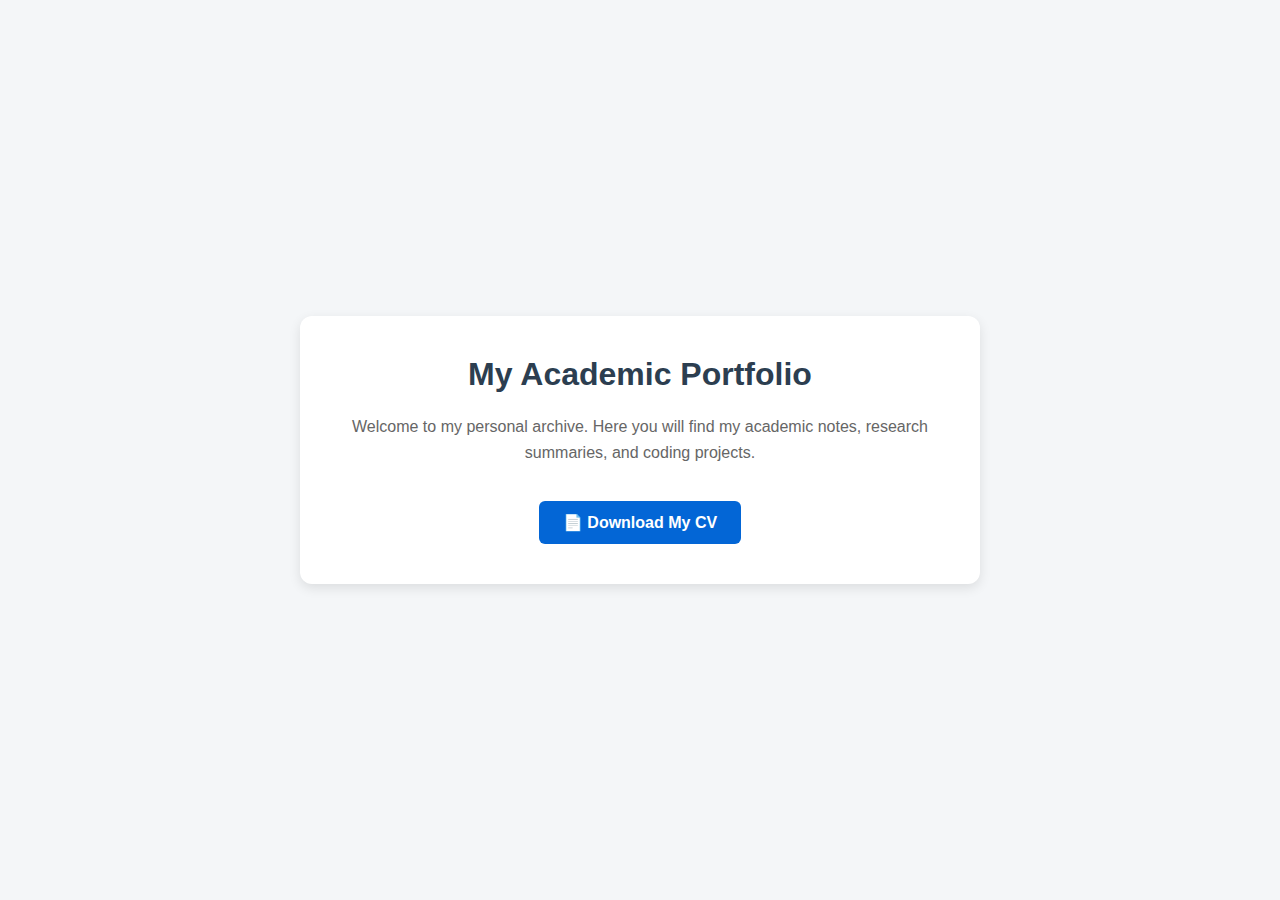
<file: index.html>
<!DOCTYPE html>
<html lang="en">
<head>
    <meta charset="UTF-8">
    <meta name="viewport" content="width=device-width, initial-scale=1.0">
    <title>My Portfolio</title>
    <style>
        /* This section controls the look and feel */
        body {
            font-family: -apple-system, BlinkMacSystemFont, "Segoe UI", Roboto, Helvetica, Arial, sans-serif;
            background-color: #f4f6f8;
            color: #333;
            margin: 0;
            padding: 0;
            display: flex;
            justify-content: center;
            align-items: center;
            min-height: 100vh;
        }
        .container {
            background: white;
            padding: 40px;
            border-radius: 12px;
            box-shadow: 0 4px 12px rgba(0,0,0,0.1);
            max-width: 600px;
            text-align: center;
        }
        h1 {
            margin-top: 0;
            color: #2c3e50;
        }
        p {
            color: #666;
            line-height: 1.6;
        }
        .button {
            display: inline-block;
            background-color: #0366d6; /* GitHub Blue */
            color: white;
            padding: 12px 24px;
            text-decoration: none;
            border-radius: 6px;
            font-weight: bold;
            margin-top: 20px;
            transition: background-color 0.2s;
        }
        .button:hover {
            background-color: #024ea4;
        }
    </style>
</head>
<body>

    <div class="container">
        <h1>My Academic Portfolio</h1>
        
        <p>
            Welcome to my personal archive. Here you will find my academic notes, 
            research summaries, and coding projects.
        </p>

        <a href="EnglishCV9-01-2026.pdf" class="button" target="_blank">📄 Download My CV</a>
    </div>

</body>
</html>
</file>
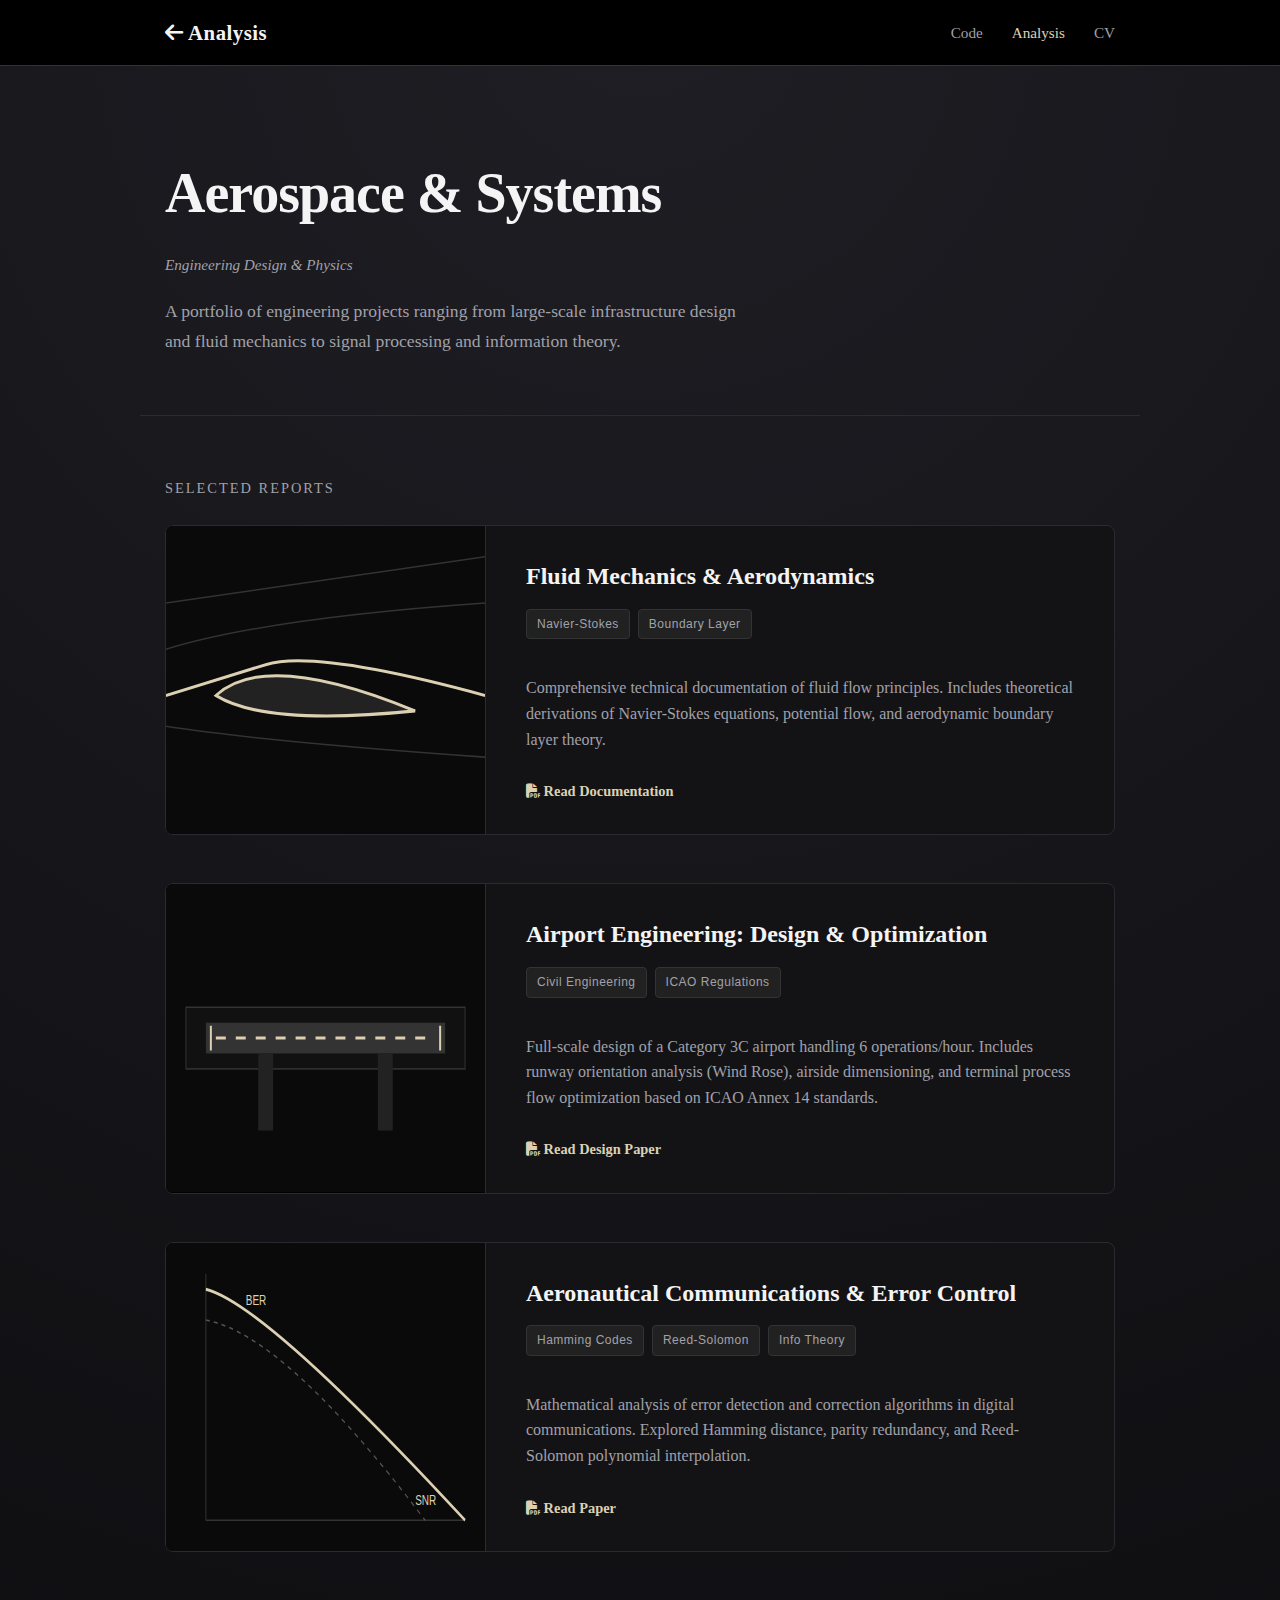
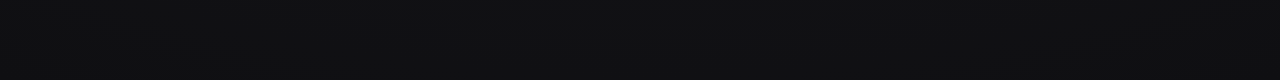
<file: aerospace.html>
<!DOCTYPE html>
<html lang="en">
<head>
    <meta charset="UTF-8">
    <meta name="viewport" content="width=device-width, initial-scale=1.0">
    <title>Aerospace Engineering | Ben Thomas</title>
    <link rel="stylesheet" href="css/style.css">
    <link rel="stylesheet" href="https://cdnjs.cloudflare.com/ajax/libs/font-awesome/6.4.0/css/all.min.css">
</head>
<body>

    <nav class="navbar">
        <div class="nav-container">
            <a href="analysis.html" class="nav-logo"><i class="fas fa-arrow-left"></i> Analysis</a>
            <div class="nav-links">
                <a href="computational.html">Code</a>
                <a href="analysis.html" class="active">Analysis</a>
                <a href="cv.html">CV</a>
            </div>
        </div>
    </nav>

    <header class="hero-section">
        <h1>Aerospace & Systems</h1>
        <p class="subtitle">Engineering Design & Physics</p>
        <p class="hero-text">
            A portfolio of engineering projects ranging from large-scale infrastructure design 
            and fluid mechanics to signal processing and information theory.
        </p>
    </header>

    <main class="main-container">
        <span class="section-label">Selected Reports</span>

         <div class="project-card">
            <div class="project-visual">
                <svg width="100%" height="100%" viewBox="0 0 320 200" preserveAspectRatio="none">
                    <rect width="100%" height="100%" fill="#0a0a0a"/>
                    <path d="M0,50 Q100,40 320,20" fill="none" stroke="#333" stroke-width="1"/>
                    <path d="M0,80 Q100,60 320,50" fill="none" stroke="#333" stroke-width="1"/>
                    <path d="M0,110 Q50,100 100,90 Q150,80 320,110" fill="none" stroke="#dcd0b3" stroke-width="2"/> 
                    <path d="M0,130 Q100,140 320,150" fill="none" stroke="#333" stroke-width="1"/>
                    <path d="M50,110 Q100,80 250,120 Q100,130 50,110 Z" fill="#222" stroke="#dcd0b3" stroke-width="2"/>
                </svg>
            </div>
            <div class="project-content">
                <div class="project-header">
                    <h3>Fluid Mechanics & Aerodynamics</h3>
                    <div class="tech-stack">
                        <span class="badge">Navier-Stokes</span>
                        <span class="badge">Boundary Layer</span>
                    </div>
                </div>
                <p class="project-desc">
                    Comprehensive technical documentation of fluid flow principles. 
                    Includes theoretical derivations of Navier-Stokes equations, potential flow, 
                    and aerodynamic boundary layer theory.
                </p>
                <div class="project-links">
                    <a href="pdfs/FluidMechanics.pdf" target="_blank" class="btn-text">
                        <i class="fas fa-file-pdf"></i> Read Documentation
                    </a>
                </div>
            </div>
        </div>

        <div class="project-card">
            <div class="project-visual">
                <svg width="100%" height="100%" viewBox="0 0 320 200" preserveAspectRatio="none">
                    <rect width="100%" height="100%" fill="#0a0a0a"/>
                    <rect x="20" y="80" width="280" height="40" fill="#111" stroke="#333"/>
                    <rect x="40" y="90" width="240" height="20" fill="#333"/>
                    <line x1="50" y1="100" x2="270" y2="100" stroke="#dcd0b3" stroke-width="2" stroke-dasharray="10,10"/>
                    <path d="M45,92 L45,108 M275,92 L275,108" stroke="#dcd0b3" stroke-width="2"/>
                    <path d="M100,110 L100,160 M220,110 L220,160" stroke="#222" stroke-width="15"/>
                </svg>
            </div>
            <div class="project-content">
                <div class="project-header">
                    <h3>Airport Engineering: Design & Optimization</h3>
                    <div class="tech-stack">
                        <span class="badge">Civil Engineering</span>
                        <span class="badge">ICAO Regulations</span>
                    </div>
                </div>
                <p class="project-desc">
                    Full-scale design of a Category 3C airport handling 6 operations/hour. 
                    Includes runway orientation analysis (Wind Rose), airside dimensioning, 
                    and terminal process flow optimization based on ICAO Annex 14 standards.
                </p>
                <div class="project-links">
                    <a href="pdfs/AirportDesign.pdf" target="_blank" class="btn-text">
                        <i class="fas fa-file-pdf"></i> Read Design Paper
                    </a>
                </div>
            </div>
        </div>

        <div class="project-card">
            <div class="project-visual">
                <svg width="100%" height="100%" viewBox="0 0 320 200" preserveAspectRatio="none">
                    <rect width="100%" height="100%" fill="#0a0a0a"/>
                    <line x1="40" y1="20" x2="40" y2="180" stroke="#333" stroke-width="1"/>
                    <line x1="40" y1="180" x2="300" y2="180" stroke="#333" stroke-width="1"/>
                    <path d="M40,30 Q100,40 300,180" fill="none" stroke="#dcd0b3" stroke-width="2"/>
                    <path d="M40,50 Q120,60 260,180" fill="none" stroke="#555" stroke-width="1" stroke-dasharray="4,4"/>
                    <text x="80" y="40" fill="#dcd0b3" font-size="10" font-family="sans-serif">BER</text>
                    <text x="250" y="170" fill="#dcd0b3" font-size="10" font-family="sans-serif">SNR</text>
                </svg>
            </div>
            <div class="project-content">
                <div class="project-header">
                    <h3>Aeronautical Communications & Error Control</h3>
                    <div class="tech-stack">
                        <span class="badge">Hamming Codes</span>
                        <span class="badge">Reed-Solomon</span>
                        <span class="badge">Info Theory</span>
                    </div>
                </div>
                <p class="project-desc">
                    Mathematical analysis of error detection and correction algorithms in digital 
                    communications. Explored Hamming distance, parity redundancy, and 
                    Reed-Solomon polynomial interpolation.
                </p>
                <div class="project-links">
                    <a href="pdfs/ErrorControlSystems.pdf" target="_blank" class="btn-text">
                        <i class="fas fa-file-pdf"></i> Read Paper
                    </a>
                </div>
            </div>
        </div>

    </main>
</body>
</html>
</file>
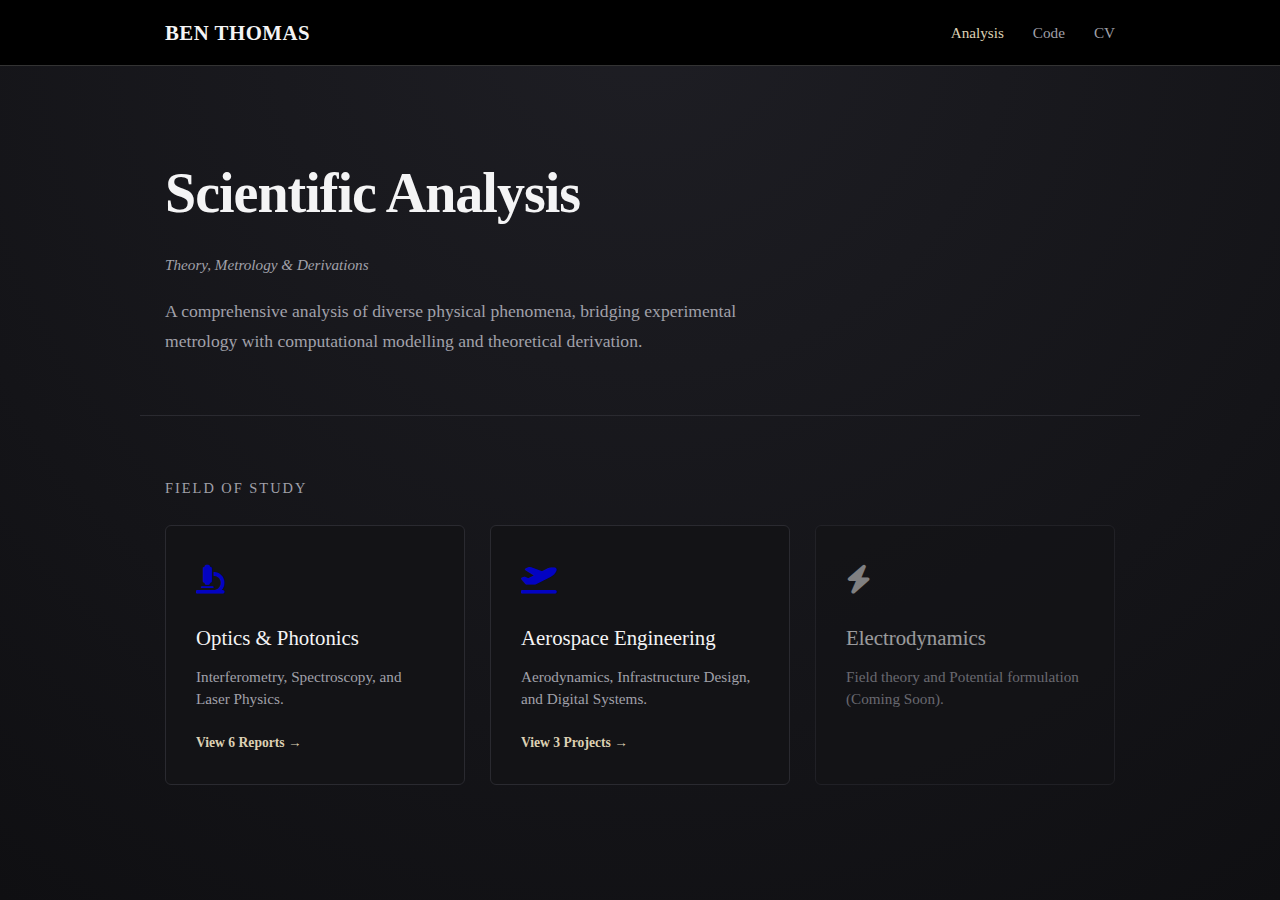
<file: analysis.html>
<!DOCTYPE html>
<html lang="en">
<head>
    <meta charset="UTF-8">
    <meta name="viewport" content="width=device-width, initial-scale=1.0">
    <title>Scientific Analysis | Ben Thomas</title>
    <link rel="stylesheet" href="css/style.css">
    <link rel="stylesheet" href="https://cdnjs.cloudflare.com/ajax/libs/font-awesome/6.4.0/css/all.min.css">
</head>
<body>

    <nav class="navbar">
        <div class="nav-container">
            <a href="index.html" class="nav-logo">BEN THOMAS</a>
            <div class="nav-links">
                <a href="analysis.html" class="active">Analysis</a>
                <a href="computational.html">Code</a>
                <a href="cv.html">CV</a>
            </div>
        </div>
    </nav>

    <header class="hero-section">
        <h1>Scientific Analysis</h1>
        <p class="subtitle">Theory, Metrology & Derivations</p>
        <p class="hero-text">
            A comprehensive analysis of diverse physical phenomena, bridging 
            experimental metrology with computational modelling and theoretical derivation.
        </p>
    </header>

    <main class="main-container">
        <span class="section-label">Field of Study</span>
        
        <div class="topic-grid">

            <a href="optics.html" class="topic-card">
                <div class="center-card-content">
                    <div class="card-icon"><i class="fas fa-microscope"></i></div>
                    <h3>Optics & Photonics</h3>
                    <p>Interferometry, Spectroscopy, and Laser Physics.</p>
                </div>
                <span class="card-link-text">View 6 Reports &rarr;</span>
            </a>

            <a href="aerospace.html" class="topic-card">
                <div class="center-card-content">
                    <div class="card-icon"><i class="fas fa-plane-departure"></i></div>
                    <h3>Aerospace Engineering</h3>
                    <p>Aerodynamics, Infrastructure Design, and Digital Systems.</p>
                </div>
                <span class="card-link-text">View 3 Projects &rarr;</span>
            </a>

            <div class="topic-card" style="opacity: 0.6; cursor: default;">
                <div class="center-card-content">
                    <div class="card-icon"><i class="fas fa-bolt"></i></div>
                    <h3>Electrodynamics</h3>
                    <p>Field theory and Potential formulation (Coming Soon).</p>
                </div>
            </div>

        </div>
    </main>

</body>
</html>
</file>
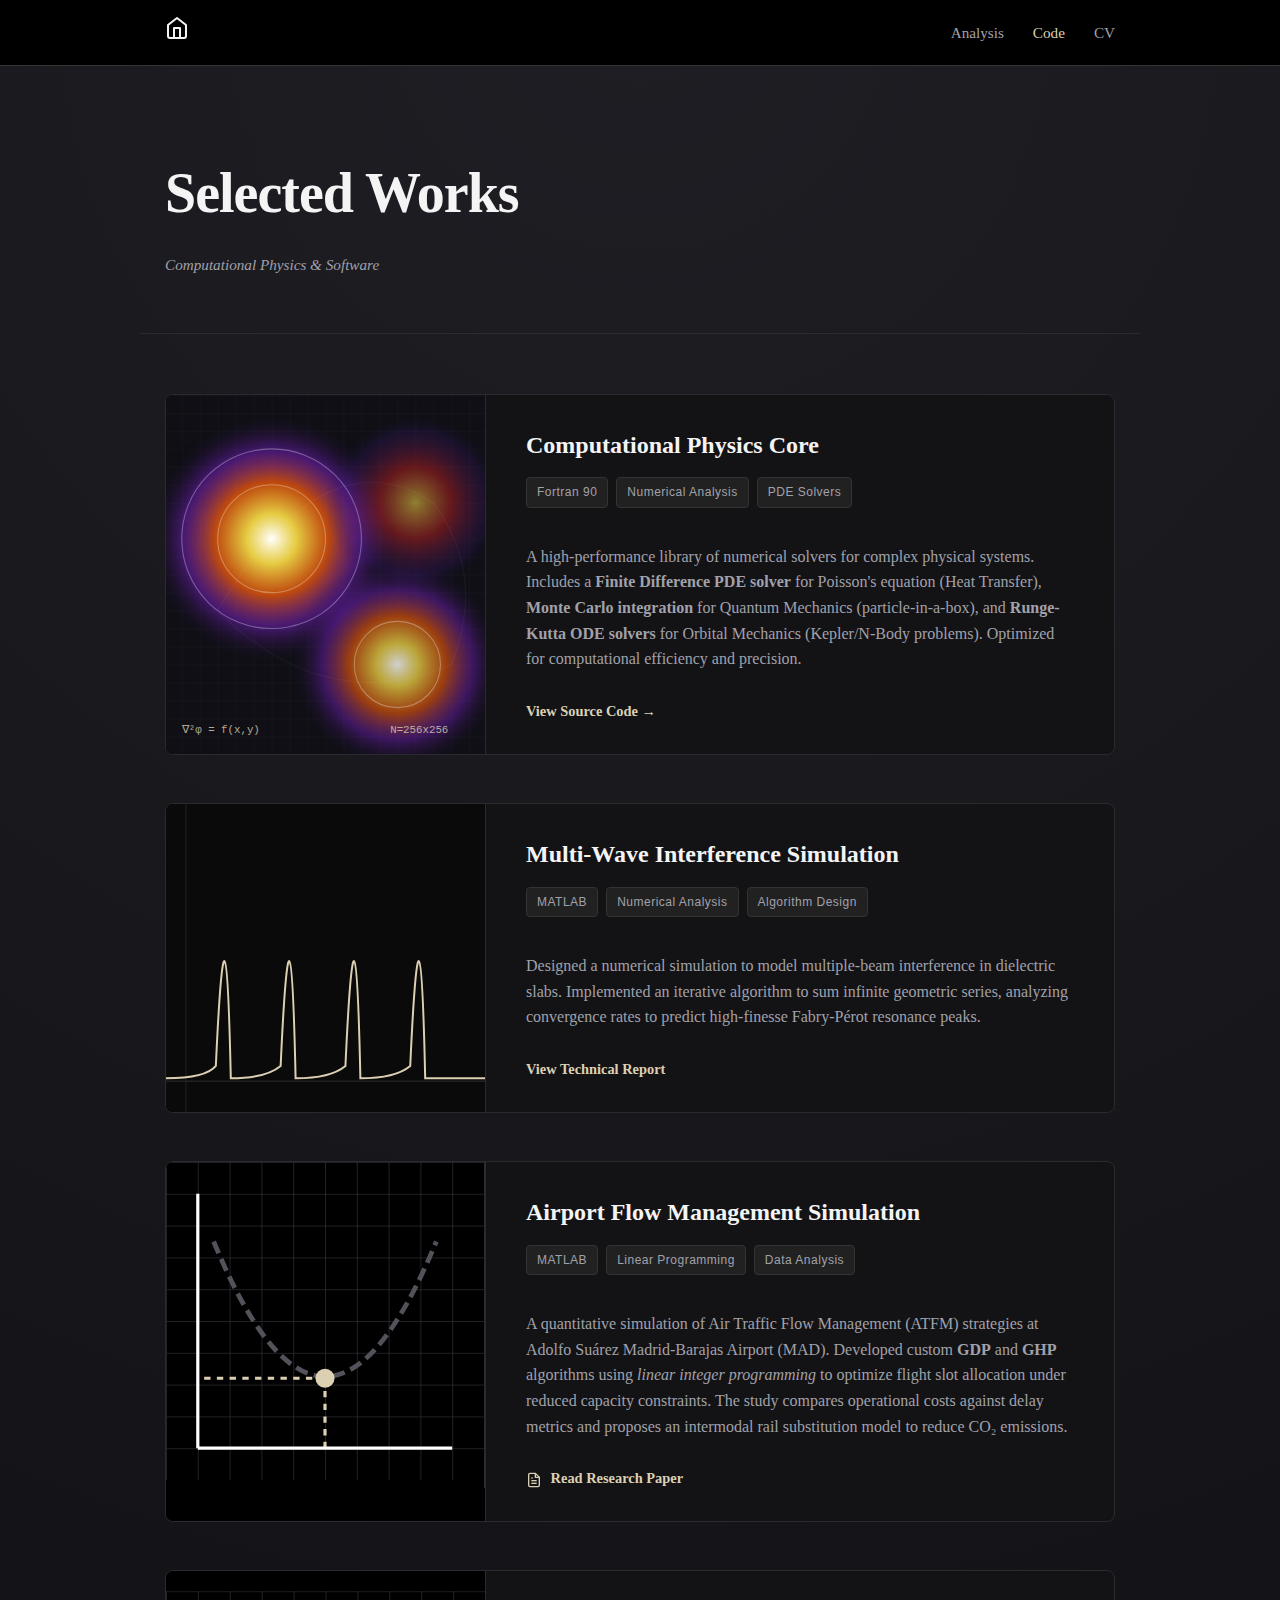
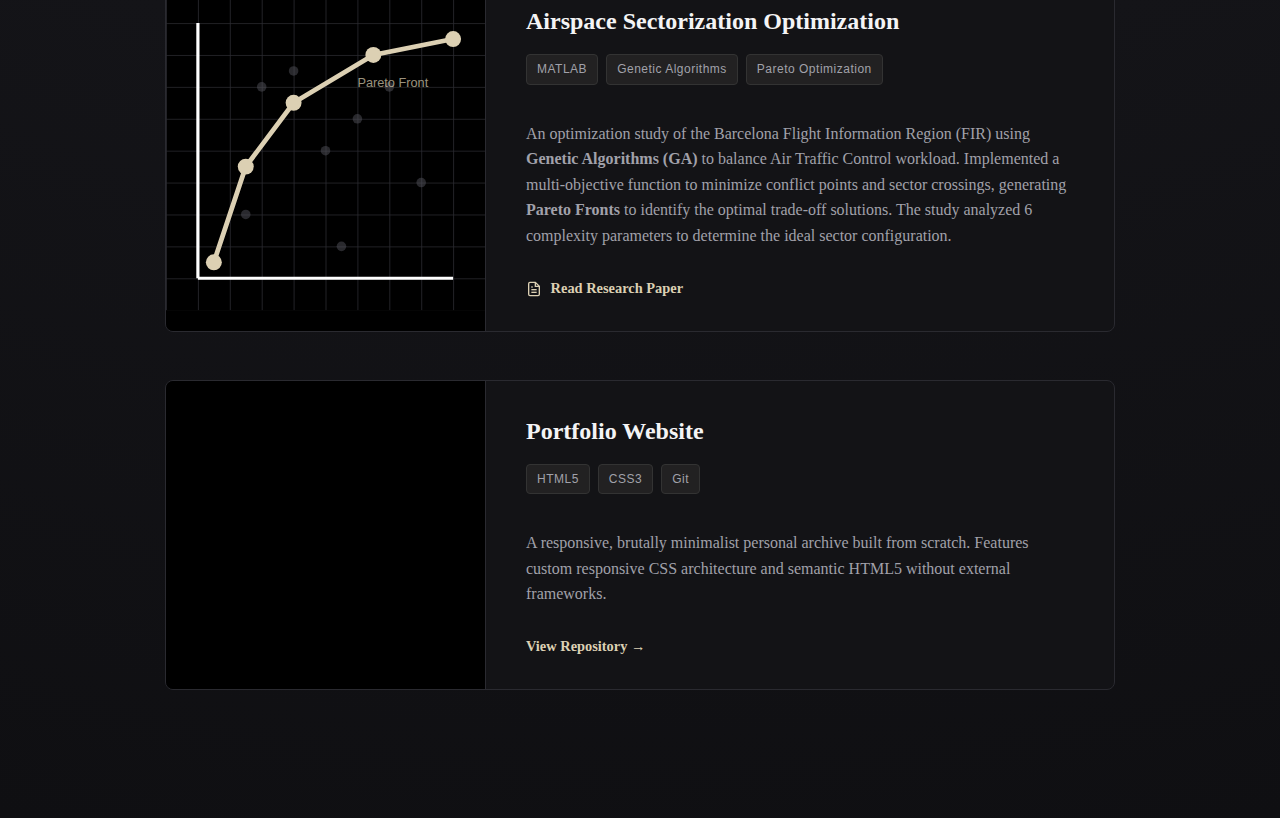
<file: computational.html>
<!DOCTYPE html>
<html lang="en">
<head>
    <meta charset="UTF-8">
    <meta name="viewport" content="width=device-width, initial-scale=1.0">
    <title>Projects | Ben Thomas</title>
    <link rel="stylesheet" href="css/style.css"> 
    <link href="https://fonts.cdnfonts.com/css/computer-modern-serif" rel="stylesheet">
</head>

<body>

<nav class="navbar">
    <div class="nav-container">
        <a href="index.html" class="nav-logo" aria-label="Home">
            <svg width="24" height="24" viewBox="0 0 24 24" fill="none" stroke="currentColor" stroke-width="2" stroke-linecap="round" stroke-linejoin="round">
                <path d="M3 9l9-7 9 7v11a2 2 0 0 1-2 2H5a2 2 0 0 1-2-2z"></path>
                <polyline points="9 22 9 12 15 12 15 22"></polyline>
            </svg>
        </a>
        
        <div class="nav-links">
            <!--<a href="education/hub.html">The Archive</a>-->
            <a href="analysis.html">Analysis</a>
            <a href="computational.html" class="active">Code</a>
            <a href="cv.html">CV</a>
        </div>
    </div>
</nav>

<header class="hero-section">
    <h1>Selected Works</h1>
    <p class="subtitle">Computational Physics & Software</p>
</header>

<div class="main-container">

    <article class="project-card">
    
    <div class="project-visual">
    <svg width="100%" height="100%" viewBox="0 0 100 100" preserveAspectRatio="xMidYMid slice" class="concept-drawing" style="background: #0f0f15;">
        
        <defs>
            <radialGradient id="thermalFusion" cx="50%" cy="50%" r="50%" fx="50%" fy="50%">
                <stop offset="0%" stop-color="#ffffff" stop-opacity="1" />   <stop offset="20%" stop-color="#fde047" stop-opacity="0.9" /> <stop offset="45%" stop-color="#ea580c" stop-opacity="0.8" /> <stop offset="70%" stop-color="#7e22ce" stop-opacity="0.5" /> <stop offset="100%" stop-color="#0f0f15" stop-opacity="0" />  </radialGradient>

            <radialGradient id="thermalWarm" cx="50%" cy="50%" r="50%" fx="50%" fy="50%">
                <stop offset="0%" stop-color="#fde047" stop-opacity="0.9" />
                <stop offset="40%" stop-color="#dc2626" stop-opacity="0.7" />
                <stop offset="80%" stop-color="#4c1d95" stop-opacity="0.3" />
                <stop offset="100%" stop-color="#0f0f15" stop-opacity="0" />
            </radialGradient>
        </defs>

        <pattern id="fineGrid" width="5" height="5" patternUnits="userSpaceOnUse">
            <path d="M 5 0 L 0 0 0 5" fill="none" stroke="#ffffff" stroke-width="0.1" opacity="0.1"/>
        </pattern>
        <rect width="100" height="100" fill="url(#fineGrid)" />

        <circle cx="35" cy="40" r="35" fill="url(#thermalFusion)" />
        <circle cx="70" cy="75" r="30" fill="url(#thermalFusion)" opacity="0.8" />
        <circle cx="75" cy="30" r="25" fill="url(#thermalWarm)" opacity="0.6" />

        <g fill="none" stroke="#ffffff" stroke-width="0.3" opacity="0.3">
            <ellipse cx="35" cy="40" rx="15" ry="15" />
            <ellipse cx="35" cy="40" rx="25" ry="25" />
            
            <ellipse cx="70" cy="75" rx="12" ry="12" />
            
            <path d="M 20 60 Q 50 90 85 75 Q 95 50 80 30 Q 50 10 20 60 Z" stroke-opacity="0.15" />
        </g>

        <g font-family="monospace" font-size="3" fill="#dcd0b3" opacity="0.8">
            <text x="10" y="94">∇²φ = f(x,y)</text> <text x="68" y="94">N=256x256</text>
        </g>

    </svg>
</div>

    <div class="project-content">
        <div class="project-header">
            <h3>Computational Physics Core</h3>
            
        <div class="tech-stack">
            <span class="badge">Fortran 90</span>
            <span class="badge">Numerical Analysis</span>
            <span class="badge">PDE Solvers</span>
        </div>
        </div>

        <p class="project-desc">
            A high-performance library of numerical solvers for complex physical systems. 
            Includes a <strong>Finite Difference PDE solver</strong> for Poisson's equation (Heat Transfer), 
            <strong>Monte Carlo integration</strong> for Quantum Mechanics (particle-in-a-box), and 
            <strong>Runge-Kutta ODE solvers</strong> for Orbital Mechanics (Kepler/N-Body problems).
            Optimized for computational efficiency and precision.
        </p>

        <div class="project-links">
            <a href="https://github.com/benthcl/Computational_Physics_Porftolio" class="btn-text">View Source Code &rarr;</a>
        </div>
    </div>
</article>

<div class="project-card">
    <div class="project-visual">
        <svg width="100%" height="100%" viewBox="0 0 320 200" preserveAspectRatio="none">
            <rect width="100%" height="100%" fill="#0a0a0a"/>
            <path d="M0,180 L320,180 M20,0 L20,200" stroke="#222" stroke-width="1"/>
            <path d="M0,178 Q40,178 50,170 Q60,30 65,178 Q100,178 115,170 Q125,30 130,178 Q165,178 180,170 Q190,30 195,178 Q230,178 245,170 Q255,30 260,178 Q295,178 320,178" 
                  fill="none" stroke="#dcd0b3" stroke-width="2" vector-effect="non-scaling-stroke"/>
        </svg>
    </div>
    <div class="project-content">
        <div class="project-header">
            <h3>Multi-Wave Interference Simulation</h3>
            <div class="tech-stack">
                <span class="badge">MATLAB</span>
                <span class="badge">Numerical Analysis</span>
                <span class="badge">Algorithm Design</span>
            </div>
        </div>
        <p class="project-desc">
            Designed a numerical simulation to model multiple-beam interference in dielectric slabs. 
            Implemented an iterative algorithm to sum infinite geometric series, analyzing convergence rates 
            to predict high-finesse Fabry-Pérot resonance peaks.
        </p>
        <div class="project-links">
            <a href="pdfs/OpticaFabryPerot.pdf" target="_blank" class="btn-text">
                <i class="fas fa-file-pdf"></i> View Technical Report
            </a>
        </div>
    </div>
</div>

    
<article class="project-card">
    
    <div class="project-visual">
        <div class="project-visual">
    <svg width="100%" height="100%" viewBox="0 0 100 100" class="concept-drawing">
        
        <pattern id="smallGrid" width="10" height="10" patternUnits="userSpaceOnUse">
            <path d="M 10 0 L 0 0 0 10" fill="none" stroke="#2a2a30" stroke-width="0.5"/>
        </pattern>
        <rect width="100" height="100" fill="url(#smallGrid)" />

        <path d="M 15 25 Q 50 110 85 25" 
              fill="none" 
              stroke="#52525b" 
              stroke-width="1.5"
              stroke-dasharray="4 2"
        />

        <circle cx="50" cy="68" r="3" fill="#dcd0b3" class="glow-point" />
        
        <line x1="50" y1="68" x2="50" y2="90" stroke="#dcd0b3" stroke-width="1" stroke-dasharray="2 2" />
        <line x1="50" y1="68" x2="10" y2="68" stroke="#dcd0b3" stroke-width="1" stroke-dasharray="2 2" />

        <line x1="10" y1="10" x2="10" y2="90" stroke="#fff" stroke-width="1" /> <line x1="10" y1="90" x2="90" y2="90" stroke="#fff" stroke-width="1" /> </svg>
</div>
    </div>

    <div class="project-content">
        <div class="project-header">
            <h3>Airport Flow Management Simulation</h3>
            
            <div class="tech-stack">
                <span class="badge">MATLAB</span>
                <span class="badge">Linear Programming</span>
                <span class="badge">Data Analysis</span>
            </div>
        </div>

        <p class="project-desc">
            A quantitative simulation of Air Traffic Flow Management (ATFM) strategies at Adolfo Suárez Madrid-Barajas Airport (MAD). 
            Developed custom <strong>GDP</strong> and <strong>GHP</strong> algorithms using <em>linear integer programming</em> to optimize flight slot allocation under reduced capacity constraints. 
            The study compares operational costs against delay metrics and proposes an intermodal rail substitution model to reduce CO₂ emissions.
        </p>

        <div class="project-links">
            <a href="pdfs/MGTAReport.pdf" target="_blank" class="btn-text">
                <svg width="16" height="16" viewBox="0 0 24 24" fill="none" stroke="currentColor" stroke-width="2" style="vertical-align: middle; margin-right:5px;">
                    <path d="M14 2H6a2 2 0 0 0-2 2v16a2 2 0 0 0 2 2h12a2 2 0 0 0 2-2V8z"></path>
                    <polyline points="14 2 14 8 20 8"></polyline>
                    <line x1="16" y1="13" x2="8" y2="13"></line>
                    <line x1="16" y1="17" x2="8" y2="17"></line>
                    <polyline points="10 9 9 9 8 9"></polyline>
                </svg>
                Read Research Paper
            </a>
        </div>
    </div>
</article>

<article class="project-card">
    
    <div class="project-visual">
        <svg width="100%" height="100%" viewBox="0 0 100 100" class="concept-drawing">
            <pattern id="grid2" width="10" height="10" patternUnits="userSpaceOnUse">
                <path d="M 10 0 L 0 0 0 10" fill="none" stroke="#2a2a30" stroke-width="0.5"/>
            </pattern>
            <rect width="100" height="100" fill="url(#grid2)" />

            <line x1="10" y1="10" x2="10" y2="90" stroke="#fff" stroke-width="1" /> <line x1="10" y1="90" x2="90" y2="90" stroke="#fff" stroke-width="1" /> <g fill="#52525b" opacity="0.5">
                <circle cx="30" cy="30" r="1.5" />
                <circle cx="40" cy="25" r="1.5" />
                <circle cx="50" cy="50" r="1.5" />
                <circle cx="60" cy="40" r="1.5" />
                <circle cx="70" cy="30" r="1.5" />
                <circle cx="80" cy="60" r="1.5" />
                <circle cx="25" cy="70" r="1.5" />
                <circle cx="55" cy="80" r="1.5" />
            </g>

            <polyline 
                points="15,85 25,55 40,35 65,20 90,15" 
                fill="none" 
                stroke="#dcd0b3" 
                stroke-width="1.5"
            />

            <g fill="#dcd0b3" class="pareto-points">
                <circle cx="15" cy="85" r="2.5" />
                <circle cx="25" cy="55" r="2.5" />
                <circle cx="40" cy="35" r="2.5" />
                <circle cx="65" cy="20" r="2.5" />
                <circle cx="90" cy="15" r="2.5" />
            </g>

            <text x="60" y="30" font-family="Arial, sans-serif" font-size="4" fill="#dcd0b3" opacity="0.7">Pareto Front</text>
        </svg>
    </div>

    <div class="project-content">
        <div class="project-header">
            <h3>Airspace Sectorization Optimization</h3>
            
            <div class="tech-stack">
                <span class="badge">MATLAB</span>
                <span class="badge">Genetic Algorithms</span>
                <span class="badge">Pareto Optimization</span>
            </div>
        </div>

        <p class="project-desc">
            An optimization study of the Barcelona Flight Information Region (FIR) using <strong>Genetic Algorithms (GA)</strong> to balance Air Traffic Control workload. 
            Implemented a multi-objective function to minimize conflict points and sector crossings, generating <strong>Pareto Fronts</strong> to identify the optimal trade-off solutions. 
            The study analyzed 6 complexity parameters to determine the ideal sector configuration.
        </p>

        <div class="project-links">
            <a href="pdfs/Genetic_Algorithm.pdf" target="_blank" class="btn-text">
                <svg width="16" height="16" viewBox="0 0 24 24" fill="none" stroke="currentColor" stroke-width="2" style="vertical-align: middle; margin-right:5px;">
                    <path d="M14 2H6a2 2 0 0 0-2 2v16a2 2 0 0 0 2 2h12a2 2 0 0 0 2-2V8z"></path>
                    <polyline points="14 2 14 8 20 8"></polyline>
                    <line x1="16" y1="13" x2="8" y2="13"></line>
                    <line x1="16" y1="17" x2="8" y2="17"></line>
                    <polyline points="10 9 9 9 8 9"></polyline>
                </svg>
                Read Research Paper
            </a>
        </div>
    </div>
</article>


<article class="project-card">
        <div class="project-visual">
            <div class="visual-placeholder" style="background: #2a2a30;"></div> 
        </div>

        <div class="project-content">
            <div class="project-header">
                <h3>Portfolio Website</h3>
                <div class="tech-stack">
                    <span class="badge">HTML5</span>
                    <span class="badge">CSS3</span>
                    <span class="badge">Git</span>
                </div>
            </div>

            <p class="project-desc">
                A responsive, brutally minimalist personal archive built from scratch. Features custom responsive CSS architecture and semantic HTML5 without external frameworks.
            </p>

            <div class="project-links">
                <a href="#" class="btn-text">View Repository &rarr;</a>
            </div>
        </div>
</article>

</div>
</body>
</html>
</file>
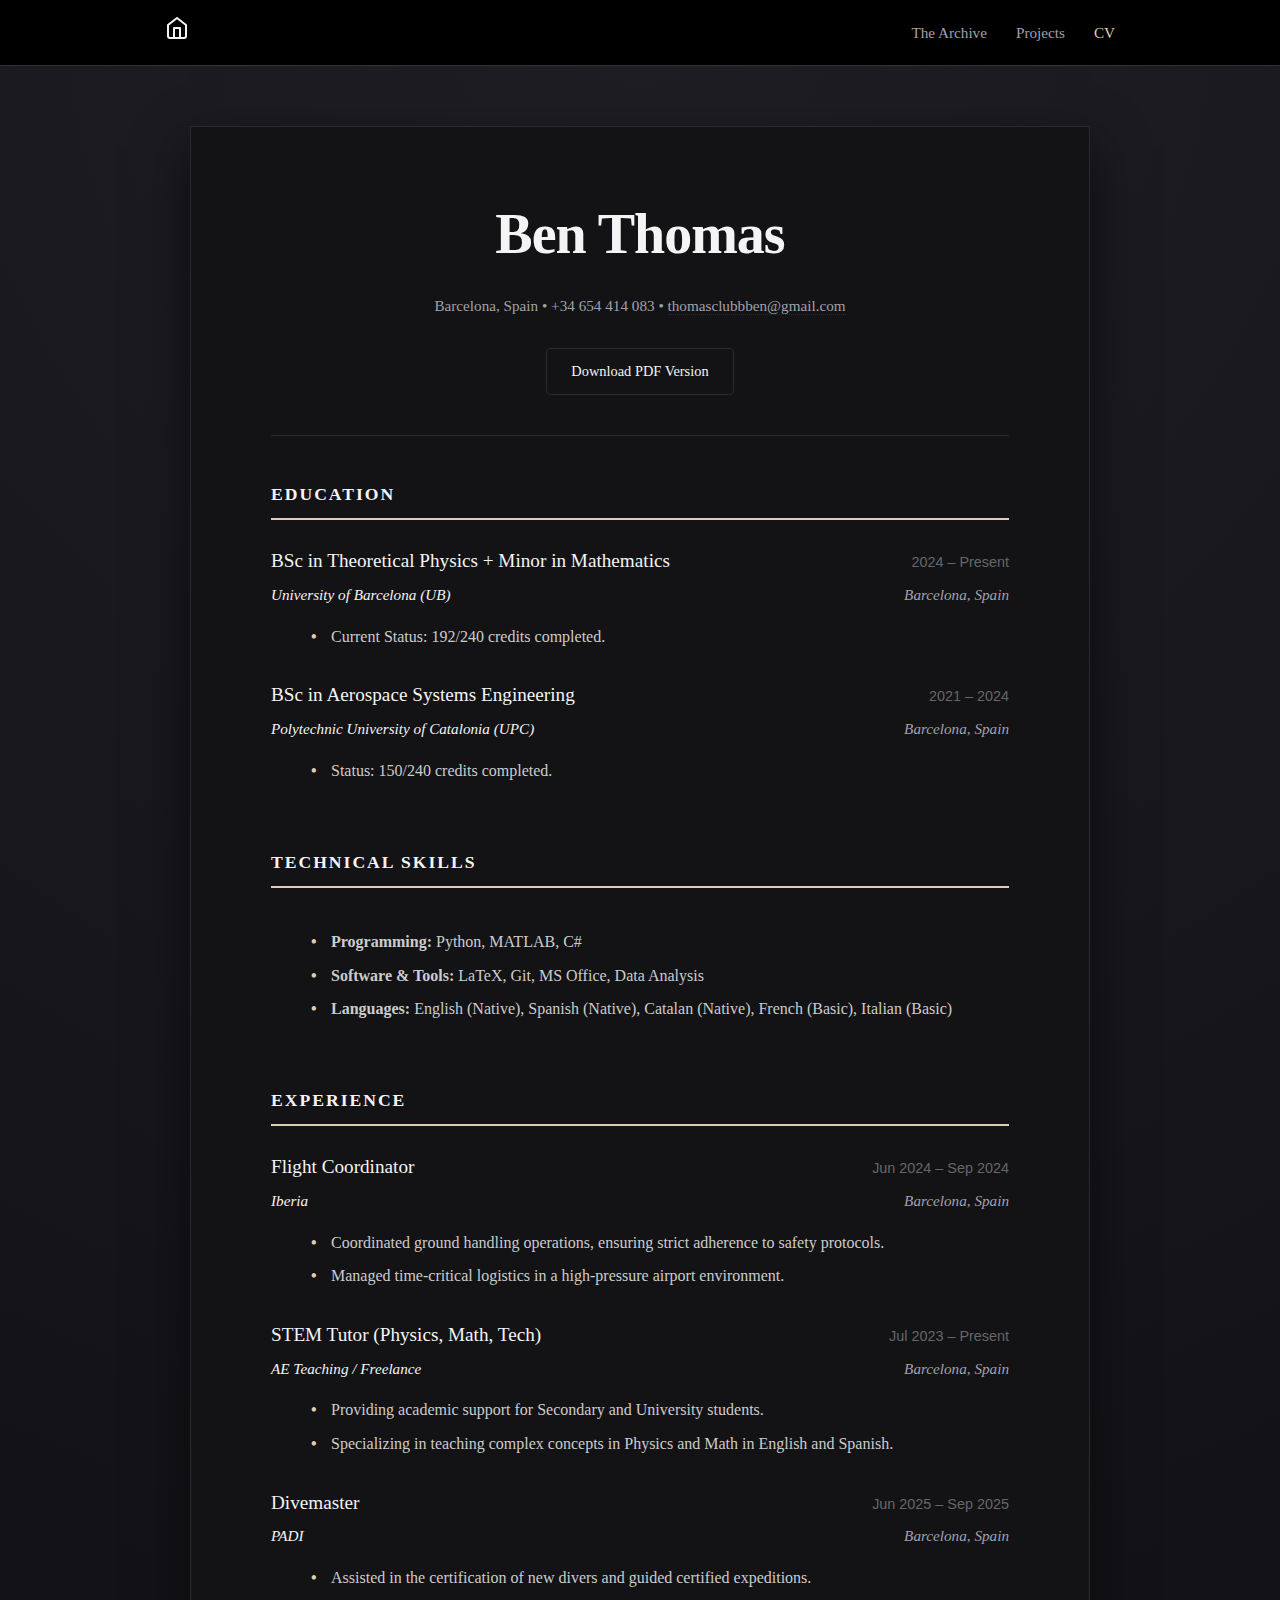
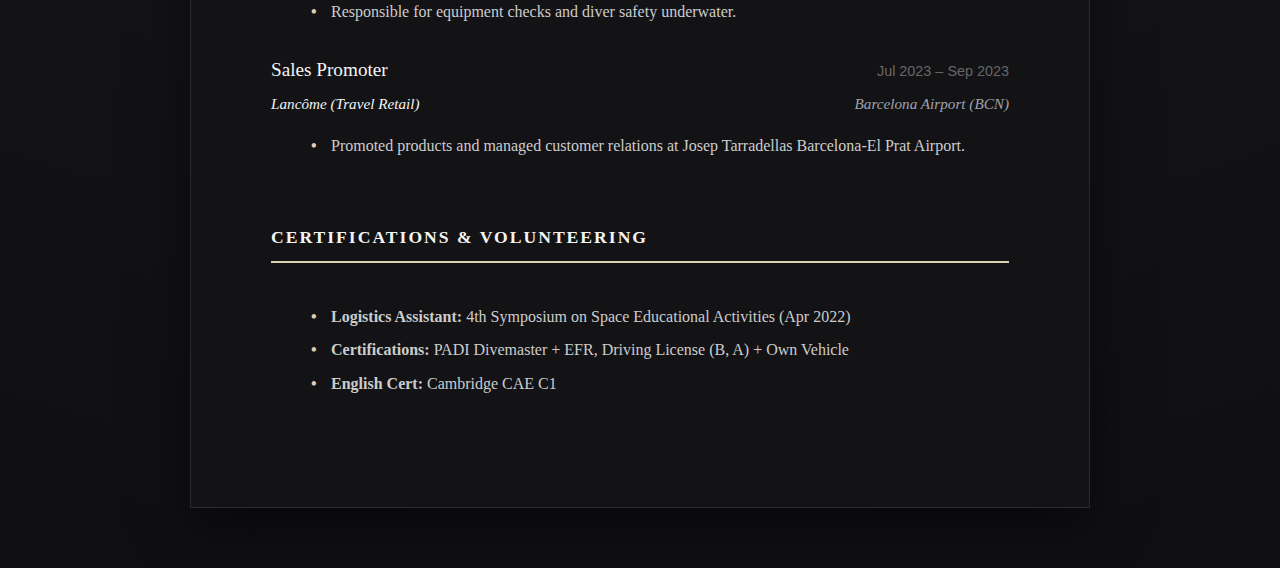
<file: cv.html>
<!DOCTYPE html>
<html lang="en">
<head>
    <meta charset="UTF-8">
    <meta name="viewport" content="width=device-width, initial-scale=1.0">
    <title>CV | Ben Thomas</title>
    
    <link rel="stylesheet" href="css/style.css">
    <link href="https://fonts.cdnfonts.com/css/computer-modern-serif" rel="stylesheet">
</head>
<body>

<nav class="navbar">
    <div class="nav-container">
        <a href="index.html" class="nav-logo" aria-label="Home">
            <svg width="24" height="24" viewBox="0 0 24 24" fill="none" stroke="currentColor" stroke-width="2" stroke-linecap="round" stroke-linejoin="round">
                <path d="M3 9l9-7 9 7v11a2 2 0 0 1-2 2H5a2 2 0 0 1-2-2z"></path>
                <polyline points="9 22 9 12 15 12 15 22"></polyline>
            </svg>
        </a>
        
        <div class="nav-links">
            <a href="education/hub.html">The Archive</a>
            <a href="projects.html">Projects</a>
            <a href="cv.html" class="active">CV</a>
        </div>
    </div>
</nav>

    <div class="paper-container">
        
        <header class="cv-header">
            <h1>Ben Thomas</h1>
            <div class="contact-info">
                <span>Barcelona, Spain</span> • 
                <span>+34 654 414 083</span> • 
                <a href="mailto:thomasclubbben@gmail.com">thomasclubbben@gmail.com</a>
            </div>
            <div class="cv-actions">
                <a href="pdfs/EnglishCV9-01-2026.pdf" target="_blank" class="btn-download">Download PDF Version</a>
            </div>
        </header>

        <hr class="divider">

        <section class="cv-section">
            <h2 class="section-title">Education</h2>
            
            <div class="cv-item">
                <div class="cv-row">
                    <h3>BSc in Theoretical Physics + Minor in Mathematics</h3>
                    <span class="date">2024 – Present</span>
                </div>
                <div class="cv-row subtitle">
                    <span>University of Barcelona (UB)</span>
                    <span class="location">Barcelona, Spain</span>
                </div>
                <ul>
                    <li>Current Status: 192/240 credits completed.</li>
                </ul>
            </div>

            <div class="cv-item">
                <div class="cv-row">
                    <h3>BSc in Aerospace Systems Engineering</h3>
                    <span class="date">2021 – 2024</span>
                </div>
                <div class="cv-row subtitle">
                    <span>Polytechnic University of Catalonia (UPC)</span>
                    <span class="location">Barcelona, Spain</span>
                </div>
                <ul>
                    <li>Status: 150/240 credits completed.</li>
                </ul>
            </div>
        </section>

        <section class="cv-section">
            <h2 class="section-title">Technical Skills</h2>
            <ul class="skill-list">
                <li><strong>Programming:</strong> Python, MATLAB, C#</li>
                <li><strong>Software & Tools:</strong> LaTeX, Git, MS Office, Data Analysis</li>
                <li><strong>Languages:</strong> English (Native), Spanish (Native), Catalan (Native), French (Basic), Italian (Basic)</li>
            </ul>
        </section>

        <section class="cv-section">
            <h2 class="section-title">Experience</h2>

            <div class="cv-item">
                <div class="cv-row">
                    <h3>Flight Coordinator</h3>
                    <span class="date">Jun 2024 – Sep 2024</span>
                </div>
                <div class="cv-row subtitle">
                    <span>Iberia</span>
                    <span class="location">Barcelona, Spain</span>
                </div>
                <ul>
                    <li>Coordinated ground handling operations, ensuring strict adherence to safety protocols.</li>
                    <li>Managed time-critical logistics in a high-pressure airport environment.</li>
                </ul>
            </div>

            <div class="cv-item">
                <div class="cv-row">
                    <h3>STEM Tutor (Physics, Math, Tech)</h3>
                    <span class="date">Jul 2023 – Present</span>
                </div>
                <div class="cv-row subtitle">
                    <span>AE Teaching / Freelance</span>
                    <span class="location">Barcelona, Spain</span>
                </div>
                <ul>
                    <li>Providing academic support for Secondary and University students.</li>
                    <li>Specializing in teaching complex concepts in Physics and Math in English and Spanish.</li>
                </ul>
            </div>

            <div class="cv-item">
                <div class="cv-row">
                    <h3>Divemaster</h3>
                    <span class="date">Jun 2025 – Sep 2025</span>
                </div>
                <div class="cv-row subtitle">
                    <span>PADI</span>
                    <span class="location">Barcelona, Spain</span>
                </div>
                <ul>
                    <li>Assisted in the certification of new divers and guided certified expeditions.</li>
                    <li>Responsible for equipment checks and diver safety underwater.</li>
                </ul>
            </div>

            <div class="cv-item">
                <div class="cv-row">
                    <h3>Sales Promoter</h3>
                    <span class="date">Jul 2023 – Sep 2023</span>
                </div>
                <div class="cv-row subtitle">
                    <span>Lancôme (Travel Retail)</span>
                    <span class="location">Barcelona Airport (BCN)</span>
                </div>
                <ul>
                    <li>Promoted products and managed customer relations at Josep Tarradellas Barcelona-El Prat Airport.</li>
                </ul>
            </div>
        </section>

        <section class="cv-section">
            <h2 class="section-title">Certifications & Volunteering</h2>
            <ul>
                <li><strong>Logistics Assistant:</strong> 4th Symposium on Space Educational Activities (Apr 2022)</li>
                <li><strong>Certifications:</strong> PADI Divemaster + EFR, Driving License (B, A) + Own Vehicle</li>
                <li><strong>English Cert:</strong> Cambridge CAE C1</li>
            </ul>
        </section>

    </div>

</body>
</html>
</file>
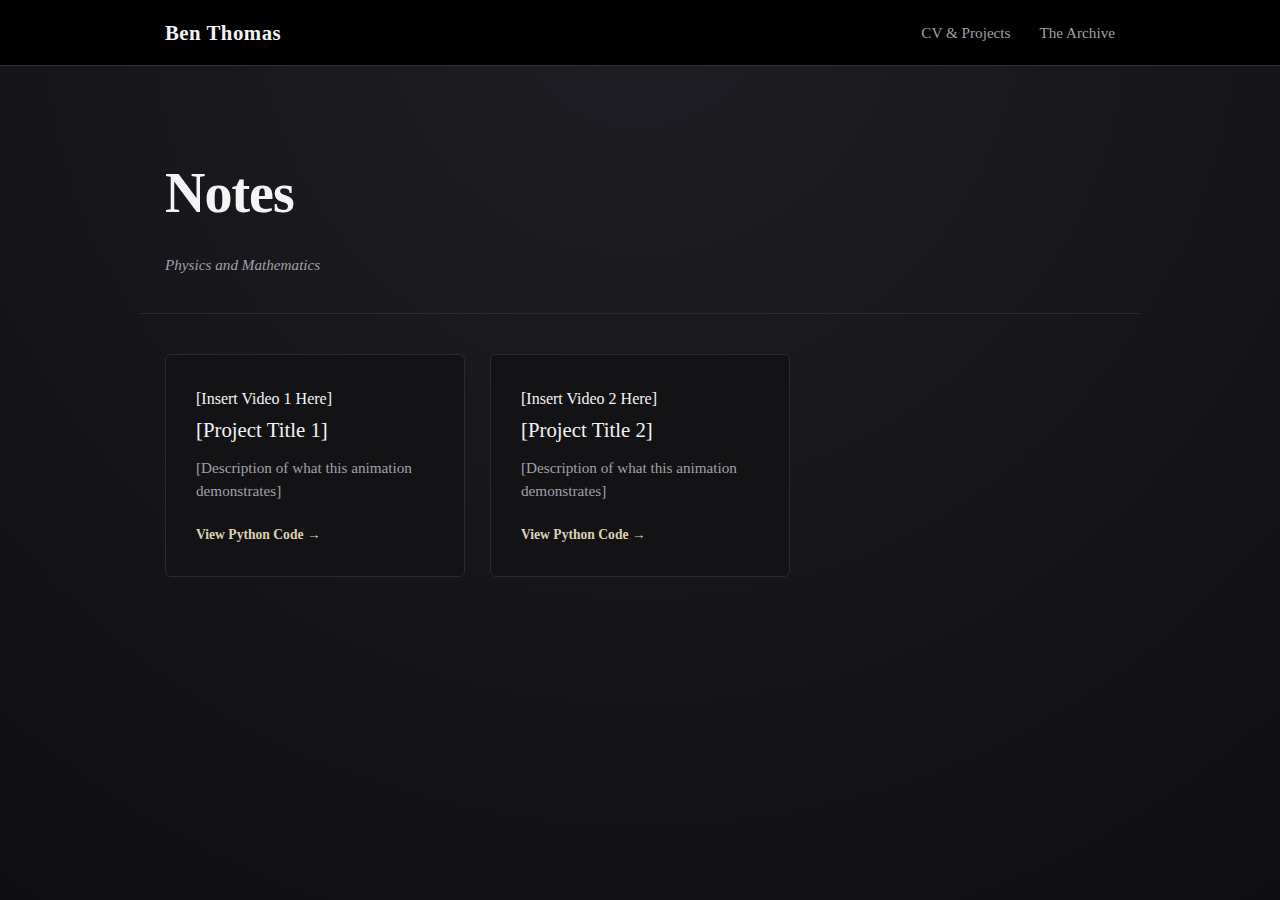
<file: notes.html>
<!DOCTYPE html>
<html lang="en">
<head>
    <meta charset="UTF-8">
    <meta name="viewport" content="width=device-width, initial-scale=1.0">
    <title> Notes | Ben Thomas</title>
    
    <link href="https://fonts.cdnfonts.com/css/computer-modern-serif" rel="stylesheet">
    <link rel="stylesheet" href="css/style.css">
</head>
<body>

<nav class="navbar">
    <div class="nav-container">
        <a href="../index.html" class="nav-logo">Ben Thomas</a>
        <div class="nav-links">
            <a href="/cv.html">CV & Projects</a>
            
            <a href="../education/hub.html">The Archive</a>
        </div>
    </div>
</nav>

    <header class="hero-section" style="margin-bottom: 40px; padding-bottom: 20px;">
        <h1>Notes</h1>
        <p class="subtitle">Physics and Mathematics</p>
    </header>

    <div class="main-container">
        <div class="topic-grid">

            <div class="topic-card" style="height: auto; cursor: default;">
                <div class="video-placeholder">
                    [Insert Video 1 Here]
                </div>

                <h3>[Project Title 1]</h3>
                <p>[Description of what this animation demonstrates]</p>
                
                <span class="card-link-text" style="cursor: pointer;">View Python Code →</span>
            </div>

            <div class="topic-card" style="height: auto; cursor: default;">
                <div class="video-placeholder">
                    [Insert Video 2 Here]
                </div>

                <h3>[Project Title 2]</h3>
                <p>[Description of what this animation demonstrates]</p>
                
                <span class="card-link-text" style="cursor: pointer;">View Python Code →</span>
            </div>

        </div>
    </div>

</body>
</html>
</file>
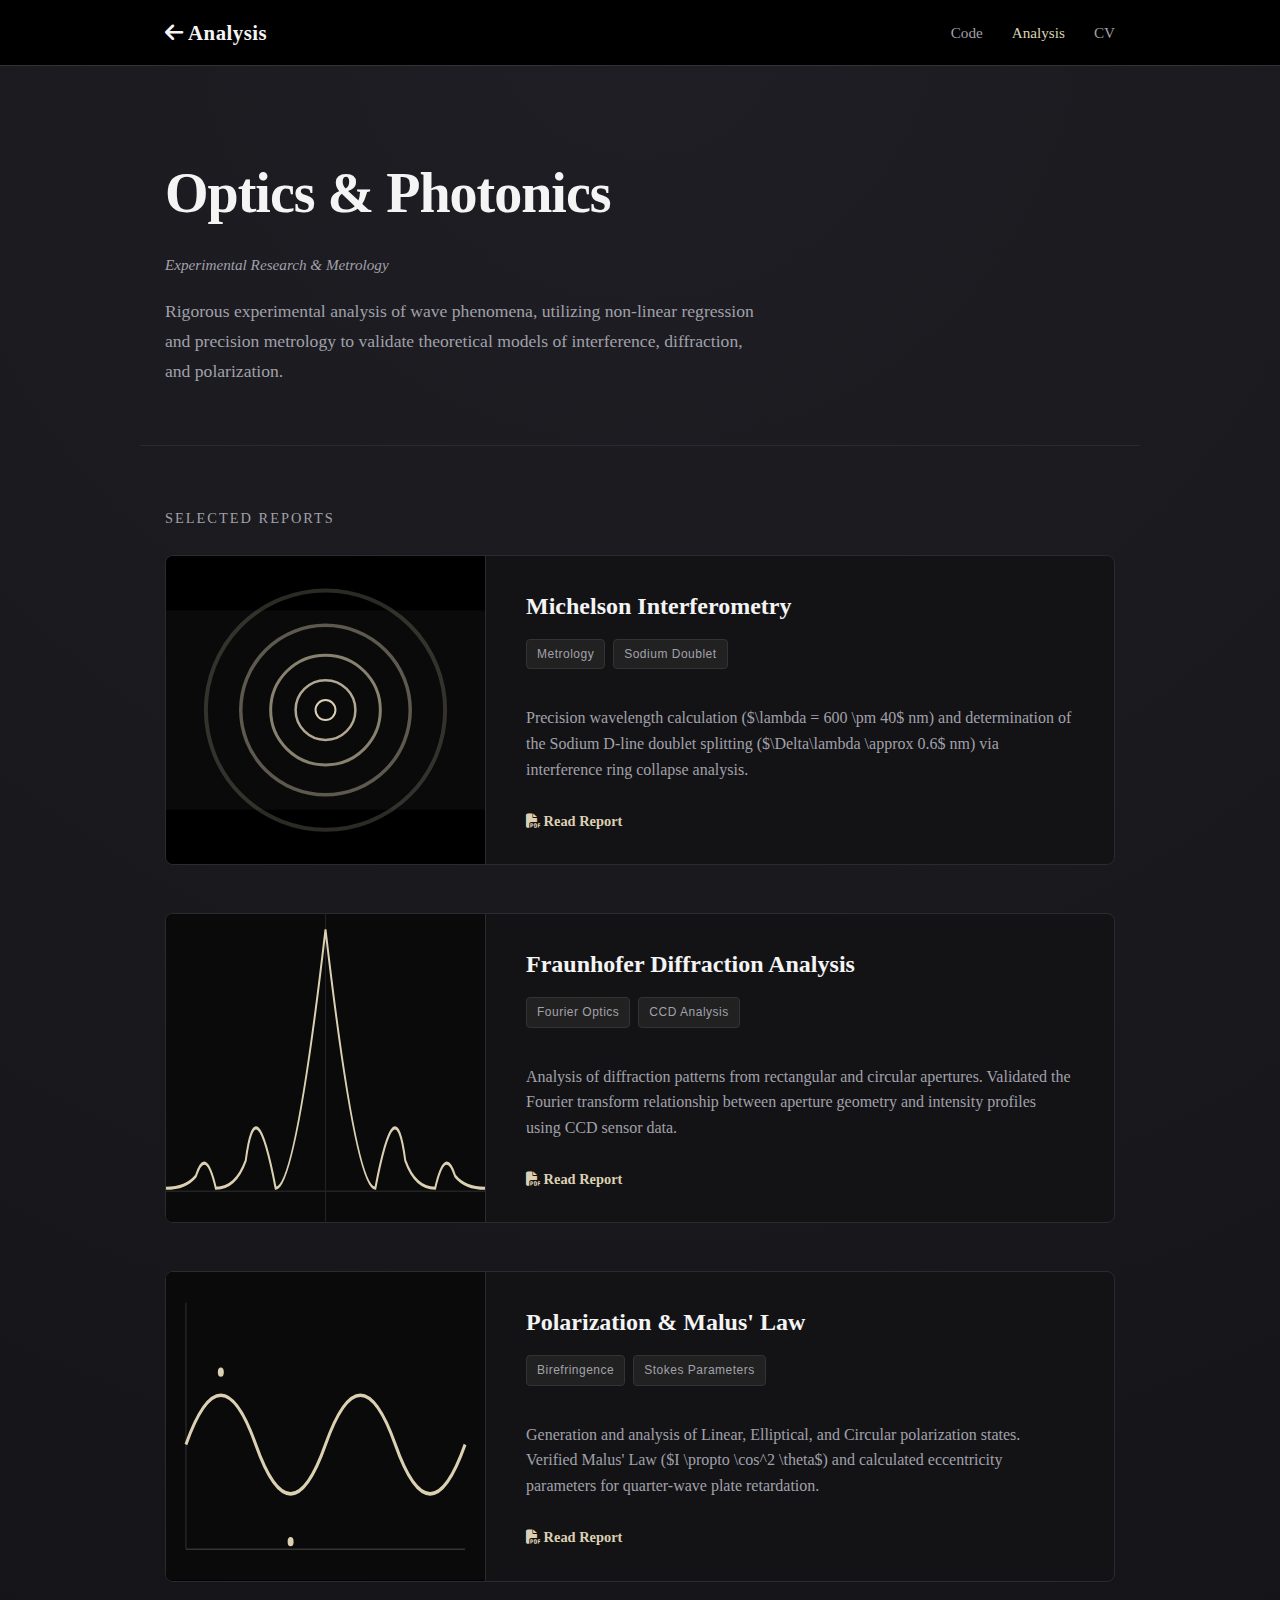
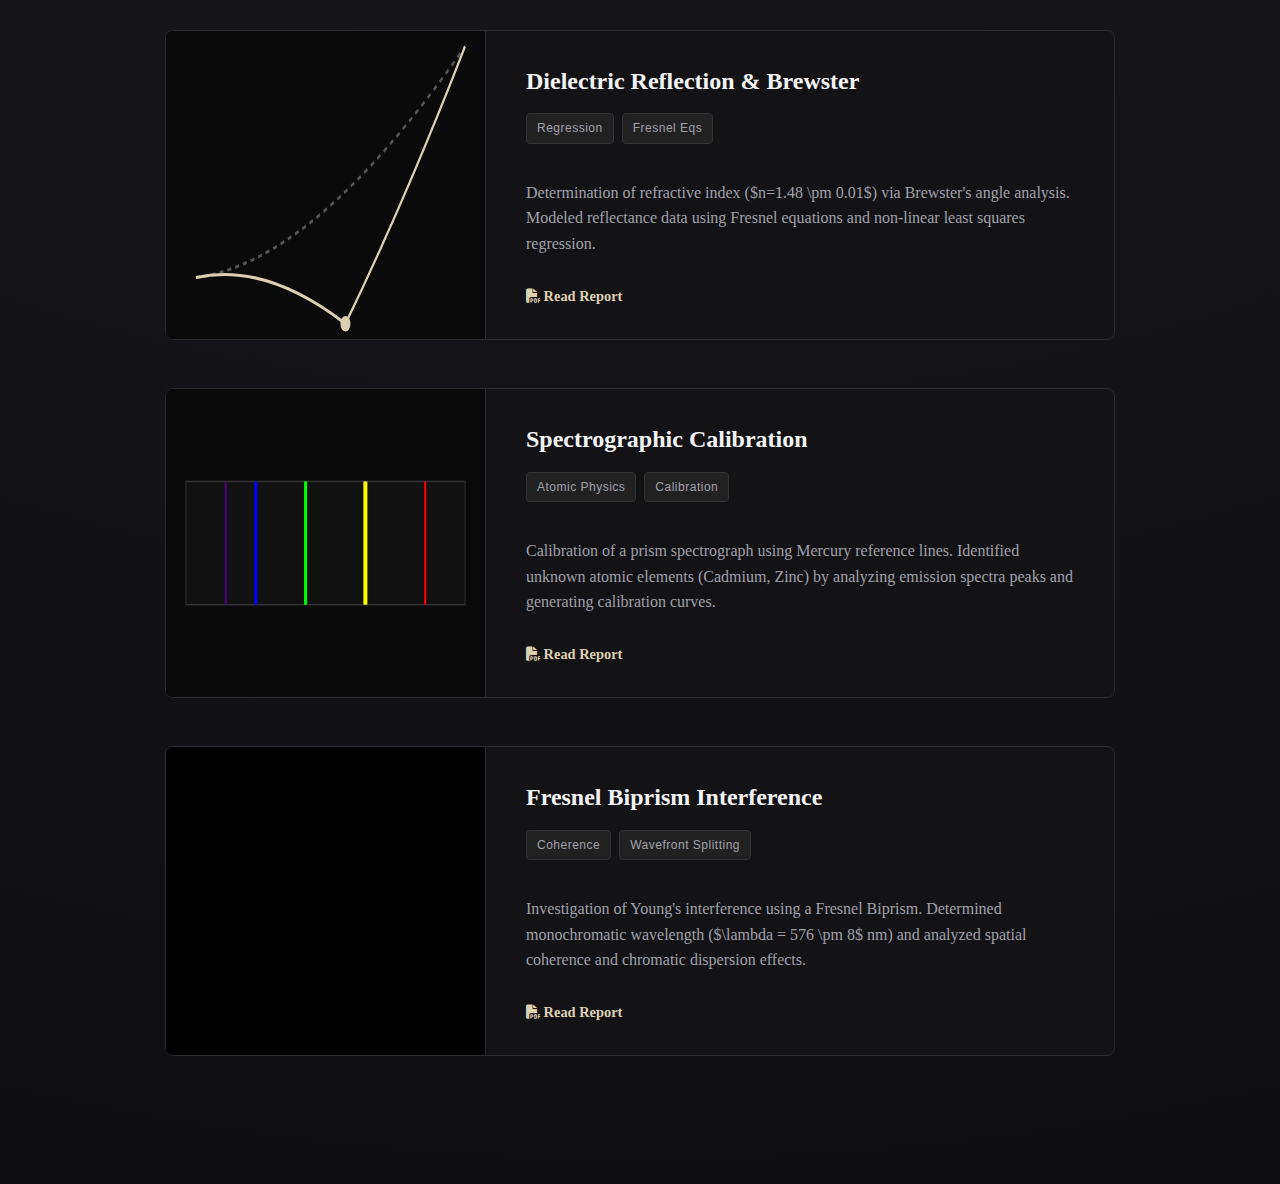
<file: optics.html>
<!DOCTYPE html>
<html lang="en">
<head>
    <meta charset="UTF-8">
    <meta name="viewport" content="width=device-width, initial-scale=1.0">
    <title>Optics Research | Ben Thomas</title>
    <link rel="stylesheet" href="css/style.css">
    <link rel="stylesheet" href="https://cdnjs.cloudflare.com/ajax/libs/font-awesome/6.4.0/css/all.min.css">
</head>
<body>

    <nav class="navbar">
        <div class="nav-container">
            <a href="analysis.html" class="nav-logo"><i class="fas fa-arrow-left"></i> Analysis</a>
            <div class="nav-links">
                <a href="projects.html">Code</a>
                <a href="analysis.html" class="active">Analysis</a>
                <a href="cv.html">CV</a>
            </div>
        </div>
    </nav>

    <header class="hero-section">
        <h1>Optics & Photonics</h1>
        <p class="subtitle">Experimental Research & Metrology</p> <p class="hero-text">
            Rigorous experimental analysis of wave phenomena, utilizing non-linear regression 
            and precision metrology to validate theoretical models of interference, diffraction, and polarization.
        </p>
    </header>

    <main class="main-container">
        <span class="section-label">Selected Reports</span>

        <div class="project-card">
            <div class="project-visual">
                <svg width="100%" height="100%" viewBox="0 0 320 200">
                    <rect width="100%" height="100%" fill="#0a0a0a" />
                    <g transform="translate(160, 100)">
                        <circle cx="0" cy="0" r="10" fill="none" stroke="#dcd0b3" stroke-width="2" opacity="1.0"/>
                        <circle cx="0" cy="0" r="30" fill="none" stroke="#dcd0b3" stroke-width="2.5" opacity="0.8"/>
                        <circle cx="0" cy="0" r="55" fill="none" stroke="#dcd0b3" stroke-width="3" opacity="0.6"/>
                        <circle cx="0" cy="0" r="85" fill="none" stroke="#dcd0b3" stroke-width="3.5" opacity="0.4"/>
                        <circle cx="0" cy="0" r="120" fill="none" stroke="#dcd0b3" stroke-width="4" opacity="0.2"/>
                    </g>
                </svg>
            </div>
            <div class="project-content">
                <div class="project-header">
                    <h3>Michelson Interferometry</h3>
                    <div class="tech-stack">
                        <span class="badge">Metrology</span>
                        <span class="badge">Sodium Doublet</span>
                    </div>
                </div>
                <p class="project-desc">
                    Precision wavelength calculation ($\lambda = 600 \pm 40$ nm) and determination of 
                    the Sodium D-line doublet splitting ($\Delta\lambda \approx 0.6$ nm) via 
                    interference ring collapse analysis.
                </p>
                <div class="project-links">
                    <a href="assets/docs/ÒpticaMichelson.pdf" target="_blank" class="btn-text">
                        <i class="fas fa-file-pdf"></i> Read Report
                    </a>
                </div>
            </div>
        </div>

        <div class="project-card">
            <div class="project-visual">
                <svg width="100%" height="100%" viewBox="0 0 320 200" preserveAspectRatio="none">
                    <rect width="100%" height="100%" fill="#0a0a0a"/>
                    <path d="M0,180 L320,180 M160,0 L160,200" stroke="#222" stroke-width="1"/>
                    <path d="M0,178 Q20,178 30,170 Q40,150 50,178 Q70,178 80,160 Q90,110 110,178 Q130,178 160,10 Q190,178 210,178 Q230,110 240,160 Q250,178 270,178 Q280,150 290,170 Q300,178 320,178" 
                          fill="none" stroke="#dcd0b3" stroke-width="2"/>
                </svg>
            </div>
            <div class="project-content">
                <div class="project-header">
                    <h3>Fraunhofer Diffraction Analysis</h3>
                    <div class="tech-stack">
                        <span class="badge">Fourier Optics</span>
                        <span class="badge">CCD Analysis</span>
                    </div>
                </div>
                <p class="project-desc">
                    Analysis of diffraction patterns from rectangular and circular apertures. 
                    Validated the Fourier transform relationship between aperture geometry and 
                    intensity profiles using CCD sensor data.
                </p>
                <div class="project-links">
                    <a href="assets/docs/ÒpticaFraunhofer.pdf" target="_blank" class="btn-text">
                        <i class="fas fa-file-pdf"></i> Read Report
                    </a>
                </div>
            </div>
        </div>

        <div class="project-card">
            <div class="project-visual">
                <svg width="100%" height="100%" viewBox="0 0 320 200" preserveAspectRatio="none">
                    <rect width="100%" height="100%" fill="#0a0a0a"/>
                    <line x1="20" y1="20" x2="20" y2="180" stroke="#333" stroke-width="1"/>
                    <line x1="20" y1="180" x2="300" y2="180" stroke="#333" stroke-width="1"/>
                    <path d="M20,100 Q55,20 90,100 T160,100 T230,100 T300,100" 
                          fill="none" stroke="#dcd0b3" stroke-width="3" transform="scale(1, 0.8) translate(0, 40)"/>
                    <circle cx="55" cy="65" r="3" fill="#dcd0b3"/>
                    <circle cx="125" cy="175" r="3" fill="#dcd0b3"/>
                </svg>
            </div>
            <div class="project-content">
                <div class="project-header">
                    <h3>Polarization & Malus' Law</h3>
                    <div class="tech-stack">
                        <span class="badge">Birefringence</span>
                        <span class="badge">Stokes Parameters</span>
                    </div>
                </div>
                <p class="project-desc">
                    Generation and analysis of Linear, Elliptical, and Circular polarization states. 
                    Verified Malus' Law ($I \propto \cos^2 \theta$) and calculated eccentricity 
                    parameters for quarter-wave plate retardation.
                </p>
                <div class="project-links">
                    <a href="assets/docs/ÒpticaPolarització.pdf" target="_blank" class="btn-text">
                        <i class="fas fa-file-pdf"></i> Read Report
                    </a>
                </div>
            </div>
        </div>

        <div class="project-card">
            <div class="project-visual">
                <svg width="100%" height="100%" viewBox="0 0 320 200" preserveAspectRatio="none">
                    <rect width="100%" height="100%" fill="#0a0a0a"/>
                    <path d="M30,160 Q150,150 300,10" fill="none" stroke="#555" stroke-width="2" stroke-dasharray="4,4"/>
                    <path d="M30,160 Q100,150 180,190 Q240,110 300,10" fill="none" stroke="#dcd0b3" stroke-width="2"/>
                    <circle cx="180" cy="190" r="5" fill="#dcd0b3"/>
                </svg>
            </div>
            <div class="project-content">
                <div class="project-header">
                    <h3>Dielectric Reflection & Brewster</h3>
                    <div class="tech-stack">
                        <span class="badge">Regression</span>
                        <span class="badge">Fresnel Eqs</span>
                    </div>
                </div>
                <p class="project-desc">
                    Determination of refractive index ($n=1.48 \pm 0.01$) via Brewster's angle analysis. 
                    Modeled reflectance data using Fresnel equations and non-linear least squares 
                    regression.
                </p>
                <div class="project-links">
                    <a href="assets/docs/ÒpticaReflMedis.pdf" target="_blank" class="btn-text">
                        <i class="fas fa-file-pdf"></i> Read Report
                    </a>
                </div>
            </div>
        </div>

        <div class="project-card">
            <div class="project-visual">
                <svg width="100%" height="100%" viewBox="0 0 320 200" preserveAspectRatio="none">
                    <rect width="100%" height="100%" fill="#0a0a0a"/>
                    <rect x="20" y="60" width="280" height="80" fill="#111" stroke="#333"/>
                    <line x1="60" y1="60" x2="60" y2="140" stroke="#4b0082" stroke-width="2"/> 
                    <line x1="90" y1="60" x2="90" y2="140" stroke="#0000ff" stroke-width="3"/> 
                    <line x1="140" y1="60" x2="140" y2="140" stroke="#00ff00" stroke-width="3"/> 
                    <line x1="200" y1="60" x2="200" y2="140" stroke="#ffff00" stroke-width="4"/> 
                    <line x1="260" y1="60" x2="260" y2="140" stroke="#ff0000" stroke-width="2"/> 
                </svg>
            </div>
            <div class="project-content">
                <div class="project-header">
                    <h3>Spectrographic Calibration</h3>
                    <div class="tech-stack">
                        <span class="badge">Atomic Physics</span>
                        <span class="badge">Calibration</span>
                    </div>
                </div>
                <p class="project-desc">
                    Calibration of a prism spectrograph using Mercury reference lines. 
                    Identified unknown atomic elements (Cadmium, Zinc) by analyzing 
                    emission spectra peaks and generating calibration curves.
                </p>
                <div class="project-links">
                    <a href="assets/docs/ÒpticaEspectrometria.pdf" target="_blank" class="btn-text">
                        <i class="fas fa-file-pdf"></i> Read Report
                    </a>
                </div>
            </div>
        </div>

        <div class="project-card">
            <div class="project-visual">
                <svg width="100%" height="100%" viewBox="0 0 320 200" preserveAspectRatio="none">
                    <defs>
                        <linearGradient id="fringes" x1="0%" y1="0%" x2="100%" y2="0%">
                            <stop offset="0%" stop-color="#000"/>
                            <stop offset="50%" stop-color="#dcd0b3"/>
                            <stop offset="100%" stop-color="#000"/>
                        </linearGradient>
                    </defs>
                    <rect width="100%" height="100%" fill="repeating-linear-gradient(90deg, transparent, transparent 10px, #dcd0b3 10px, #dcd0b3 20px)"/>
                    <rect width="100%" height="100%" fill="black" opacity="0.5"/>
                </svg>
            </div>
            <div class="project-content">
                <div class="project-header">
                    <h3>Fresnel Biprism Interference</h3>
                    <div class="tech-stack">
                        <span class="badge">Coherence</span>
                        <span class="badge">Wavefront Splitting</span>
                    </div>
                </div>
                <p class="project-desc">
                    Investigation of Young's interference using a Fresnel Biprism. 
                    Determined monochromatic wavelength ($\lambda = 576 \pm 8$ nm) and analyzed 
                    spatial coherence and chromatic dispersion effects.
                </p>
                <div class="project-links">
                    <a href="assets/docs/ÒpticaYoung.pdf" target="_blank" class="btn-text">
                        <i class="fas fa-file-pdf"></i> Read Report
                    </a>
                </div>
            </div>
        </div>

    </main>

</body>
</html>
</file>
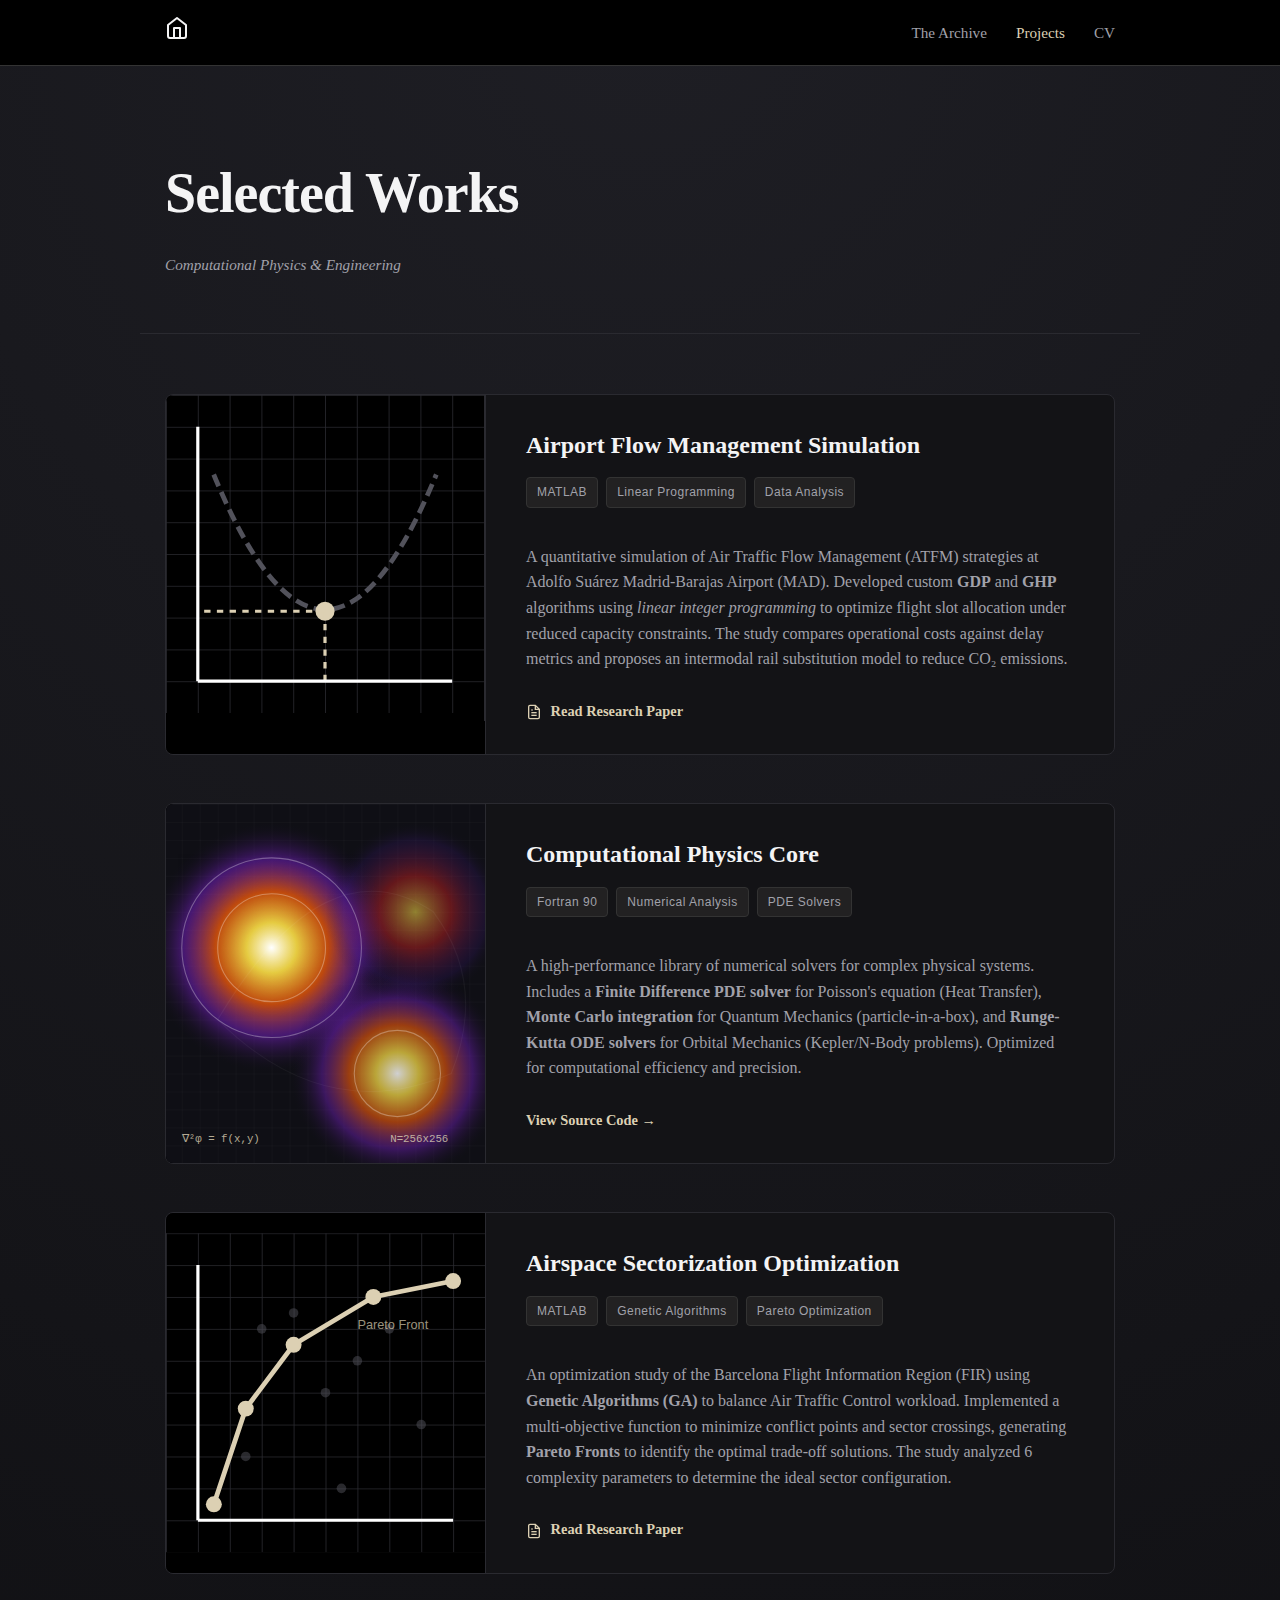
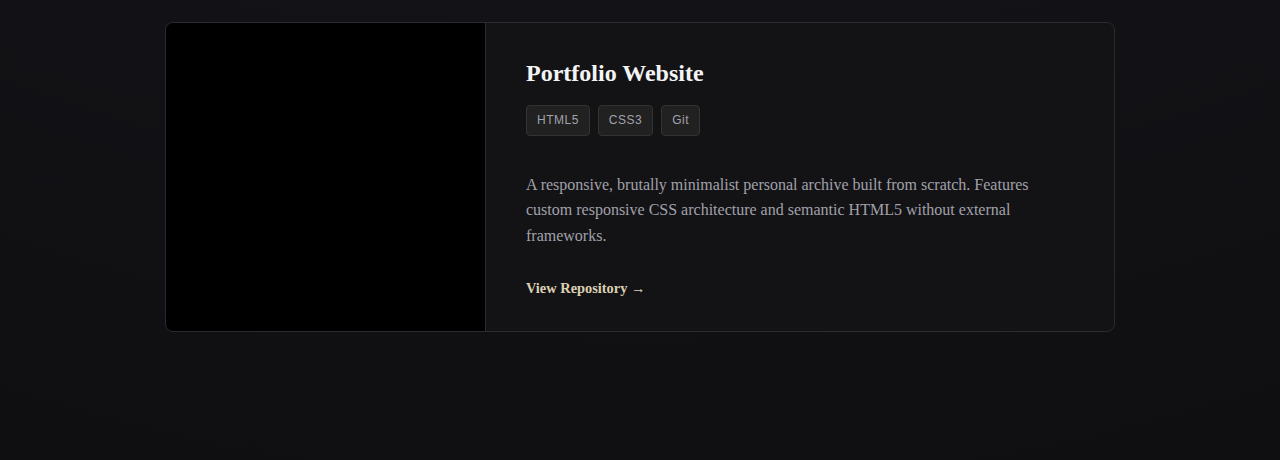
<file: projects.html>
<!DOCTYPE html>
<html lang="en">
<head>
    <meta charset="UTF-8">
    <meta name="viewport" content="width=device-width, initial-scale=1.0">
    <title>Projects | Ben Thomas</title>
    <link rel="stylesheet" href="css/style.css"> 
    <link href="https://fonts.cdnfonts.com/css/computer-modern-serif" rel="stylesheet">
</head>

<body>

<nav class="navbar">
    <div class="nav-container">
        <a href="index.html" class="nav-logo" aria-label="Home">
            <svg width="24" height="24" viewBox="0 0 24 24" fill="none" stroke="currentColor" stroke-width="2" stroke-linecap="round" stroke-linejoin="round">
                <path d="M3 9l9-7 9 7v11a2 2 0 0 1-2 2H5a2 2 0 0 1-2-2z"></path>
                <polyline points="9 22 9 12 15 12 15 22"></polyline>
            </svg>
        </a>
        
        <div class="nav-links">
            <a href="education/hub.html">The Archive</a>
            <a href="projects.html" class="active">Projects</a>
            <a href="cv.html">CV</a>
        </div>
    </div>
</nav>

<header class="hero-section">
    <h1>Selected Works</h1>
    <p class="subtitle">Computational Physics & Engineering</p>
</header>

<div class="main-container">
    
<article class="project-card">
    
    <div class="project-visual">
        <div class="project-visual">
    <svg width="100%" height="100%" viewBox="0 0 100 100" class="concept-drawing">
        
        <pattern id="smallGrid" width="10" height="10" patternUnits="userSpaceOnUse">
            <path d="M 10 0 L 0 0 0 10" fill="none" stroke="#2a2a30" stroke-width="0.5"/>
        </pattern>
        <rect width="100" height="100" fill="url(#smallGrid)" />

        <path d="M 15 25 Q 50 110 85 25" 
              fill="none" 
              stroke="#52525b" 
              stroke-width="1.5"
              stroke-dasharray="4 2"
        />

        <circle cx="50" cy="68" r="3" fill="#dcd0b3" class="glow-point" />
        
        <line x1="50" y1="68" x2="50" y2="90" stroke="#dcd0b3" stroke-width="1" stroke-dasharray="2 2" />
        <line x1="50" y1="68" x2="10" y2="68" stroke="#dcd0b3" stroke-width="1" stroke-dasharray="2 2" />

        <line x1="10" y1="10" x2="10" y2="90" stroke="#fff" stroke-width="1" /> <line x1="10" y1="90" x2="90" y2="90" stroke="#fff" stroke-width="1" /> </svg>
</div>
    </div>

    <div class="project-content">
        <div class="project-header">
            <h3>Airport Flow Management Simulation</h3>
            
            <div class="tech-stack">
                <span class="badge">MATLAB</span>
                <span class="badge">Linear Programming</span>
                <span class="badge">Data Analysis</span>
            </div>
        </div>

        <p class="project-desc">
            A quantitative simulation of Air Traffic Flow Management (ATFM) strategies at Adolfo Suárez Madrid-Barajas Airport (MAD). 
            Developed custom <strong>GDP</strong> and <strong>GHP</strong> algorithms using <em>linear integer programming</em> to optimize flight slot allocation under reduced capacity constraints. 
            The study compares operational costs against delay metrics and proposes an intermodal rail substitution model to reduce CO₂ emissions.
        </p>

        <div class="project-links">
            <a href="pdfs/MGTAReport.pdf" target="_blank" class="btn-text">
                <svg width="16" height="16" viewBox="0 0 24 24" fill="none" stroke="currentColor" stroke-width="2" style="vertical-align: middle; margin-right:5px;">
                    <path d="M14 2H6a2 2 0 0 0-2 2v16a2 2 0 0 0 2 2h12a2 2 0 0 0 2-2V8z"></path>
                    <polyline points="14 2 14 8 20 8"></polyline>
                    <line x1="16" y1="13" x2="8" y2="13"></line>
                    <line x1="16" y1="17" x2="8" y2="17"></line>
                    <polyline points="10 9 9 9 8 9"></polyline>
                </svg>
                Read Research Paper
            </a>
        </div>
    </div>
</article>

<article class="project-card">
    
    <div class="project-visual">
    <svg width="100%" height="100%" viewBox="0 0 100 100" preserveAspectRatio="xMidYMid slice" class="concept-drawing" style="background: #0f0f15;">
        
        <defs>
            <radialGradient id="thermalFusion" cx="50%" cy="50%" r="50%" fx="50%" fy="50%">
                <stop offset="0%" stop-color="#ffffff" stop-opacity="1" />   <stop offset="20%" stop-color="#fde047" stop-opacity="0.9" /> <stop offset="45%" stop-color="#ea580c" stop-opacity="0.8" /> <stop offset="70%" stop-color="#7e22ce" stop-opacity="0.5" /> <stop offset="100%" stop-color="#0f0f15" stop-opacity="0" />  </radialGradient>

            <radialGradient id="thermalWarm" cx="50%" cy="50%" r="50%" fx="50%" fy="50%">
                <stop offset="0%" stop-color="#fde047" stop-opacity="0.9" />
                <stop offset="40%" stop-color="#dc2626" stop-opacity="0.7" />
                <stop offset="80%" stop-color="#4c1d95" stop-opacity="0.3" />
                <stop offset="100%" stop-color="#0f0f15" stop-opacity="0" />
            </radialGradient>
        </defs>

        <pattern id="fineGrid" width="5" height="5" patternUnits="userSpaceOnUse">
            <path d="M 5 0 L 0 0 0 5" fill="none" stroke="#ffffff" stroke-width="0.1" opacity="0.1"/>
        </pattern>
        <rect width="100" height="100" fill="url(#fineGrid)" />

        <circle cx="35" cy="40" r="35" fill="url(#thermalFusion)" />
        <circle cx="70" cy="75" r="30" fill="url(#thermalFusion)" opacity="0.8" />
        <circle cx="75" cy="30" r="25" fill="url(#thermalWarm)" opacity="0.6" />

        <g fill="none" stroke="#ffffff" stroke-width="0.3" opacity="0.3">
            <ellipse cx="35" cy="40" rx="15" ry="15" />
            <ellipse cx="35" cy="40" rx="25" ry="25" />
            
            <ellipse cx="70" cy="75" rx="12" ry="12" />
            
            <path d="M 20 60 Q 50 90 85 75 Q 95 50 80 30 Q 50 10 20 60 Z" stroke-opacity="0.15" />
        </g>

        <g font-family="monospace" font-size="3" fill="#dcd0b3" opacity="0.8">
            <text x="10" y="94">∇²φ = f(x,y)</text> <text x="68" y="94">N=256x256</text>
        </g>

    </svg>
</div>

    <div class="project-content">
        <div class="project-header">
            <h3>Computational Physics Core</h3>
            
        <div class="tech-stack">
            <span class="badge">Fortran 90</span>
            <span class="badge">Numerical Analysis</span>
            <span class="badge">PDE Solvers</span>
        </div>
        </div>

        <p class="project-desc">
            A high-performance library of numerical solvers for complex physical systems. 
            Includes a <strong>Finite Difference PDE solver</strong> for Poisson's equation (Heat Transfer), 
            <strong>Monte Carlo integration</strong> for Quantum Mechanics (particle-in-a-box), and 
            <strong>Runge-Kutta ODE solvers</strong> for Orbital Mechanics (Kepler/N-Body problems).
            Optimized for computational efficiency and precision.
        </p>

        <div class="project-links">
            <a href="#" class="btn-text">View Source Code &rarr;</a>
        </div>
    </div>
</article>

<article class="project-card">
    
    <div class="project-visual">
        <svg width="100%" height="100%" viewBox="0 0 100 100" class="concept-drawing">
            <pattern id="grid2" width="10" height="10" patternUnits="userSpaceOnUse">
                <path d="M 10 0 L 0 0 0 10" fill="none" stroke="#2a2a30" stroke-width="0.5"/>
            </pattern>
            <rect width="100" height="100" fill="url(#grid2)" />

            <line x1="10" y1="10" x2="10" y2="90" stroke="#fff" stroke-width="1" /> <line x1="10" y1="90" x2="90" y2="90" stroke="#fff" stroke-width="1" /> <g fill="#52525b" opacity="0.5">
                <circle cx="30" cy="30" r="1.5" />
                <circle cx="40" cy="25" r="1.5" />
                <circle cx="50" cy="50" r="1.5" />
                <circle cx="60" cy="40" r="1.5" />
                <circle cx="70" cy="30" r="1.5" />
                <circle cx="80" cy="60" r="1.5" />
                <circle cx="25" cy="70" r="1.5" />
                <circle cx="55" cy="80" r="1.5" />
            </g>

            <polyline 
                points="15,85 25,55 40,35 65,20 90,15" 
                fill="none" 
                stroke="#dcd0b3" 
                stroke-width="1.5"
            />

            <g fill="#dcd0b3" class="pareto-points">
                <circle cx="15" cy="85" r="2.5" />
                <circle cx="25" cy="55" r="2.5" />
                <circle cx="40" cy="35" r="2.5" />
                <circle cx="65" cy="20" r="2.5" />
                <circle cx="90" cy="15" r="2.5" />
            </g>

            <text x="60" y="30" font-family="Arial, sans-serif" font-size="4" fill="#dcd0b3" opacity="0.7">Pareto Front</text>
        </svg>
    </div>

    <div class="project-content">
        <div class="project-header">
            <h3>Airspace Sectorization Optimization</h3>
            
            <div class="tech-stack">
                <span class="badge">MATLAB</span>
                <span class="badge">Genetic Algorithms</span>
                <span class="badge">Pareto Optimization</span>
            </div>
        </div>

        <p class="project-desc">
            An optimization study of the Barcelona Flight Information Region (FIR) using <strong>Genetic Algorithms (GA)</strong> to balance Air Traffic Control workload. 
            Implemented a multi-objective function to minimize conflict points and sector crossings, generating <strong>Pareto Fronts</strong> to identify the optimal trade-off solutions. 
            The study analyzed 6 complexity parameters to determine the ideal sector configuration.
        </p>

        <div class="project-links">
            <a href="pdfs/Genetic_Algorithm.pdf" target="_blank" class="btn-text">
                <svg width="16" height="16" viewBox="0 0 24 24" fill="none" stroke="currentColor" stroke-width="2" style="vertical-align: middle; margin-right:5px;">
                    <path d="M14 2H6a2 2 0 0 0-2 2v16a2 2 0 0 0 2 2h12a2 2 0 0 0 2-2V8z"></path>
                    <polyline points="14 2 14 8 20 8"></polyline>
                    <line x1="16" y1="13" x2="8" y2="13"></line>
                    <line x1="16" y1="17" x2="8" y2="17"></line>
                    <polyline points="10 9 9 9 8 9"></polyline>
                </svg>
                Read Research Paper
            </a>
        </div>
    </div>
</article>



<article class="project-card">
        <div class="project-visual">
            <div class="visual-placeholder" style="background: #2a2a30;"></div> 
        </div>

        <div class="project-content">
            <div class="project-header">
                <h3>Portfolio Website</h3>
                <div class="tech-stack">
                    <span class="badge">HTML5</span>
                    <span class="badge">CSS3</span>
                    <span class="badge">Git</span>
                </div>
            </div>

            <p class="project-desc">
                A responsive, brutally minimalist personal archive built from scratch. Features custom responsive CSS architecture and semantic HTML5 without external frameworks.
            </p>

            <div class="project-links">
                <a href="#" class="btn-text">View Repository &rarr;</a>
            </div>
        </div>
</article>

</div>
</body>
</html>
</file>
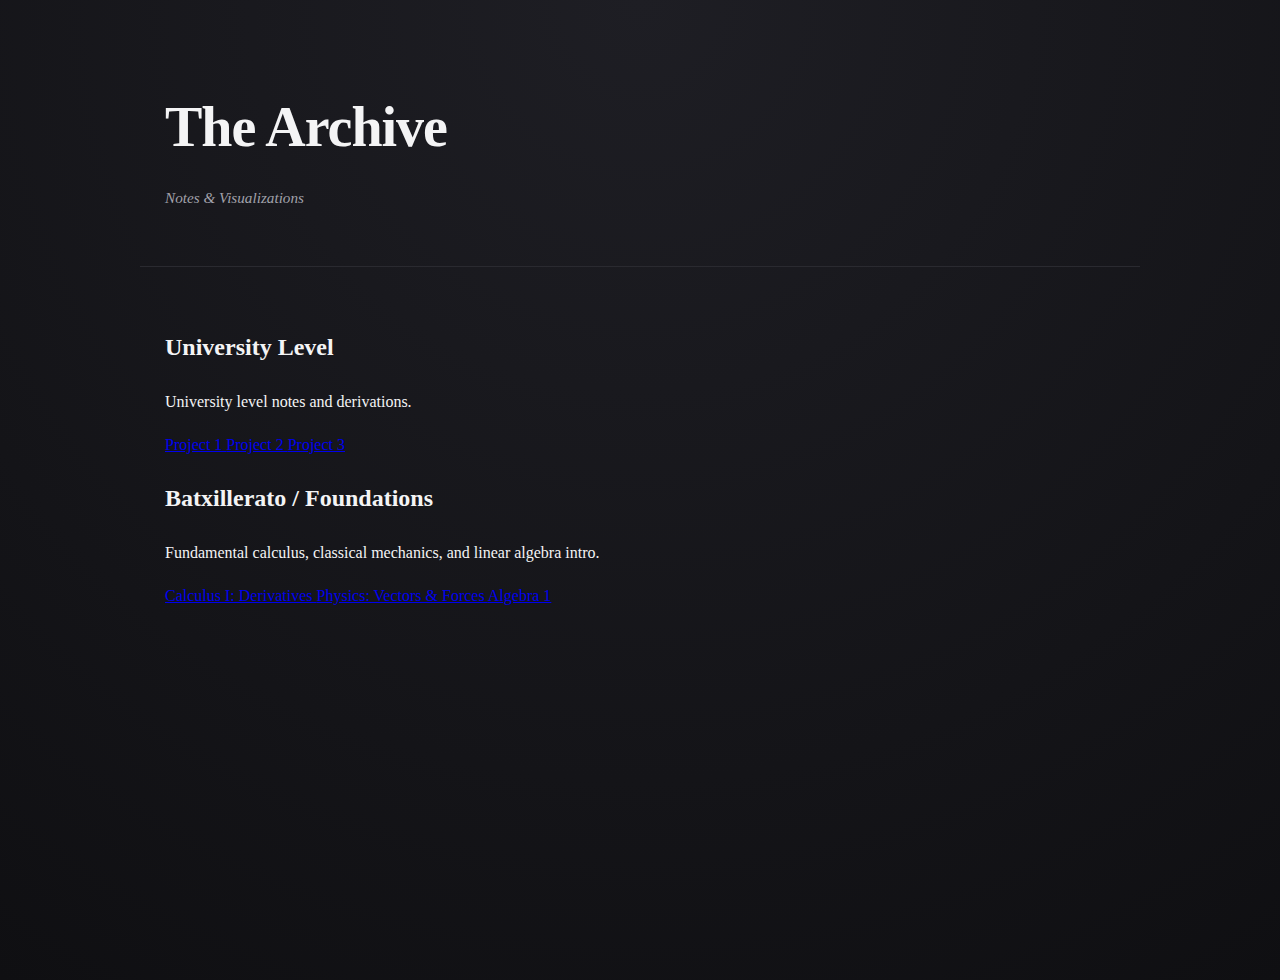
<file: education/hub.html>
<!DOCTYPE html>
<html lang="en">
<head>
    <meta charset="UTF-8">
    <title>The Archive</title>
    <link rel="stylesheet" href="../css/style.css"> 
    <link href="https://fonts.cdnfonts.com/css/computer-modern-serif" rel="stylesheet">
</head>

    <header class="hero-section">
        <h1>The Archive</h1>
        <p class="subtitle">Notes & Visualizations</p>
    </header>

    <div class="main-container">
        <div class="level-split">
            
            <div class="level-column">
                <h2>University Level</h2>
                <p class="level-desc">University level notes and derivations.</p>
                <div class="topic-list">
                    <a href="university/diff-geometry.html" class="topic-link">Project 1 </a>
                    <a href="university/topology.html" class="topic-link">Project 2 </a>
                    <a href="#" class="topic-link">Project 3</a>
                </div>
            </div>

            <div class="vertical-divider"></div>

            <div class="level-column">
                <h2>Batxillerato / Foundations</h2>
                <p class="level-desc">Fundamental calculus, classical mechanics, and linear algebra intro.</p>
                <div class="topic-list">
                    <a href="batxillerato/derivatives.html" class="topic-link">Calculus I: Derivatives </a>
                    <a href="batxillerato/vectors.html" class="topic-link">Physics: Vectors & Forces </a>
                    <a href="#" class="topic-link">Algebra 1</a>
                </div>
            </div>

        </div>
    </div>

</body>
</html>
</file>
<file: css/style.css>
/* =========================================
   1. GLOBAL VARIABLES & RESET
   ========================================= */

/* --- ADD THIS (CRITICAL FIX) --- */
* {
    box-sizing: border-box;
}

:root {
    /* (Keep your existing colors exactly the same) */
    --accent-color: #dcd0b3; 
    --bg-dark: #18181b;      
    --bg-paper: #131316;     
    --text-main: #f4f4f5;    
    --text-muted: #a1a1aa;   
    --border-color: #2a2a30; 
}

body {
    background: radial-gradient(circle at top, #1e1e24 0%, #0f0f12 100%);
    color: var(--text-main);
    font-family: 'Computer Modern Serif', serif; 
    margin: 0;
    padding: 0;
    line-height: 1.7;
    min-height: 100vh;
    
    /* --- ADD THIS (PREVENTS SIDE SCROLL) --- */
    overflow-x: hidden;
    width: 100%;
    max-width: 100%;
}

/* =========================================
   2. NAVIGATION BAR (Solid Black)
   ========================================= */
.navbar {
    background-color: #000000; /* Solid Black */
    border-bottom: 1px solid #333;
    padding: 15px 0;
    position: sticky;
    top: 0;
    z-index: 100;
}

.nav-container {
    max-width: 1000px;
    margin: 0 auto;
    display: flex;
    justify-content: space-between;
    align-items: center;
    padding: 0 25px;
}

.nav-logo {
    color: var(--text-main);
    font-weight: bold;
    font-size: 1.3rem;
    text-decoration: none;
    letter-spacing: 0.5px;
}

.nav-links a {
    color: var(--text-muted);
    margin-left: 25px;
    text-decoration: none;
    font-size: 0.95rem;
    transition: color 0.2s ease;
}

.nav-links a:hover {
    color: var(--accent-color);
}

.nav-links .active {
    color: var(--accent-color);
}

/* =========================================
   3. HOME PAGE (Hero & Grid)
   ========================================= */
.hero-section {
    max-width: 1000px;
    margin: 80px auto 60px auto;
    padding: 0 25px;
    border-bottom: 1px solid var(--border-color);
    padding-bottom: 40px;
}

h1 {
    font-size: 3.5rem;
    margin: 0 0 10px 0;
    color: var(--text-main);
    letter-spacing: -1px;
}

.subtitle {
    color: var(--accent-color);
    font-size: 1.4rem;
    font-style: italic;
    margin-top: 0;
}

.hero-text {
    max-width: 600px;
    color: var(--text-muted);
    font-size: 1.1rem;
    margin-top: 20px;
}

.main-container {
    max-width: 1000px;
    margin: 0 auto;
    padding: 0 25px 80px 25px;
}

.section-label {
    font-size: 0.9rem;
    text-transform: uppercase;
    letter-spacing: 2px;
    color: var(--text-muted);
    margin-bottom: 25px;
    display: block;
}

.topic-grid {
    display: grid;
    grid-template-columns: repeat(auto-fill, minmax(300px, 1fr));
    gap: 25px;
}

/* CARDS */
.topic-card {
    background-color: var(--bg-paper);
    border: 1px solid var(--border-color);
    border-radius: 6px;
    padding: 30px;
    text-decoration: none;
    transition: transform 0.2s, border-color 0.2s;
    display: flex;
    flex-direction: column;
    justify-content: space-between;
    min-height: 200px;
}

.topic-card:hover {
    border-color: var(--accent-color);
    transform: translateY(-3px);
}

.card-icon {
    font-size: 1.8rem;
    margin-bottom: 15px;
    opacity: 0.8;
}

.topic-card h3 {
    margin: 0 0 10px 0;
    color: var(--text-main);
    font-size: 1.3rem;
    font-weight: normal;
}

.topic-card p {
    font-size: 0.95rem;
    color: var(--text-muted);
    margin: 0;
    line-height: 1.5;
}

.card-link-text {
    font-size: 0.85rem;
    color: var(--accent-color);
    font-weight: bold;
    margin-top: 20px;
    display: inline-block;
}

/* =========================================
   4. THE ARCHIVE (The Premium Journal Look)
   ========================================= */

.archive-container {
    max-width: 900px;
    margin: 0 auto;
    padding: 0 25px 80px 25px;
}

/* Section Headers (e.g. "Theoretical Physics") */
.archive-section {
    margin-bottom: 70px; /* Big spacing between categories */
}

.archive-header {
    font-size: 0.95rem;
    color: var(--accent-color);
    border-bottom: 1px solid var(--border-color);
    padding-bottom: 15px;
    margin-bottom: 25px;
    text-transform: uppercase;
    letter-spacing: 2px;
    font-family: sans-serif;
    opacity: 0.9;
}

/* The List Container */
.journal-table {
    display: flex;
    flex-direction: column;
    gap: 0; /* No gap, we use borders */
}

/* INDIVIDUAL ENTRY (The Row) */
.journal-row {
    display: flex;
    align-items: center; /* Vertically center everything */
    padding: 25px 20px;
    border-bottom: 1px solid #1f1f23; /* Very subtle divider */
    text-decoration: none;
    transition: all 0.2s ease;
    border-left: 3px solid transparent; /* Invisible border for hover effect */
    background: linear-gradient(90deg, transparent 0%, transparent 100%);
}

/* HOVER EFFECT: This removes the "Plain" feeling */
.journal-row:hover {
    background: linear-gradient(90deg, rgba(220, 208, 179, 0.03) 0%, transparent 100%);
    border-left-color: var(--accent-color); /* Gold accent appears on left */
    padding-left: 30px; /* Slight shift to the right */
}

/* Column 1: The Year */
.journal-date {
    flex: 0 0 70px;
    color: var(--text-muted);
    font-family: monospace;
    font-size: 0.9rem;
    opacity: 0.5;
}

/* Column 2: Title & Tags */
.journal-info {
    flex: 1;
}

.journal-title {
    display: block;
    color: var(--text-main);
    font-size: 1.2rem; /* Larger, academic size */
    font-weight: 500;
    margin-bottom: 8px;
    transition: color 0.2s;
    font-family: 'Computer Modern Serif', serif; /* Your signature font */
}

.journal-row:hover .journal-title {
    color: var(--accent-color);
}

/* The Tags (Badges) */
.journal-tags {
    display: flex;
    gap: 8px;
    flex-wrap: wrap;
}

.journal-tags span {
    font-size: 0.7rem;
    color: #888;
    background: rgba(255,255,255,0.05);
    padding: 4px 10px;
    border-radius: 4px;
    font-family: sans-serif;
    letter-spacing: 0.5px;
    border: 1px solid transparent;
}

/* Make tags pop slightly on hover */
.journal-row:hover .journal-tags span {
    border-color: #333;
    background: #000;
}

/* Column 3: The Icon Arrow */
.journal-icon {
    color: var(--accent-color);
    opacity: 0;
    transform: translateX(-20px);
    transition: all 0.3s cubic-bezier(0.175, 0.885, 0.32, 1.275);
}

.journal-row:hover .journal-icon {
    opacity: 1;
    transform: translateX(0);
}

/* Mobile Tweaks */
@media (max-width: 600px) {
    .journal-row { flex-wrap: wrap; padding: 20px 10px; }
    .journal-date { width: 100%; margin-bottom: 5px; font-size: 0.8rem;}
    .journal-title { font-size: 1.1rem; }
}

/* =========================================
   5. CV & PAPER LAYOUT (The Notebook Look)
   ========================================= */
.paper-container {
    width: 100%;             
    max-width: 900px;        /* A4 Readability Width */
    margin: 60px auto;       /* Centered */
    padding: 60px 80px;      /* Generous margins */
    
    background-color: var(--bg-paper); 
    border: 1px solid var(--border-color);
    box-shadow: 0 20px 50px rgba(0,0,0,0.5); /* Drop Shadow */
}

.cv-header {
    text-align: center;
    margin-bottom: 40px;
}

.contact-info {
    color: var(--text-muted);
    margin: 10px 0 20px 0;
    font-size: 0.95rem;
}

.contact-info a {
    color: var(--text-muted);
    text-decoration: none;
    border-bottom: 1px dotted var(--border-color);
    transition: color 0.2s;
}

.contact-info a:hover {
    color: var(--accent-color);
    border-color: var(--accent-color);
}

.divider {
    border: 0;
    border-top: 1px solid var(--border-color);
    margin: 30px 0;
}

/* CV Sections */
.cv-section {
    margin-bottom: 50px;
}

.section-title {
    font-size: 1.1rem;
    text-transform: uppercase;
    letter-spacing: 2px;
    color: var(--text-main);
    
    /* The Gold Line Structure */
    border-bottom: 2px solid var(--accent-color);
    padding-bottom: 8px;
    margin-bottom: 25px;
    display: inline-block;
    min-width: 100%;
}

.cv-item {
    margin-bottom: 30px;
}

.cv-row {
    display: flex;
    justify-content: space-between;
    align-items: baseline;
}

.cv-item h3 {
    margin: 0;
    font-size: 1.2rem;
    color: var(--text-main);
    font-weight: normal;
}

/* University Name / Subtitles */
.subtitle {
    display: flex;
    justify-content: space-between;
    margin-top: 4px;
    font-style: italic;
    color: var(--text-muted);
    font-size: 0.95rem;
}

.subtitle span:first-child {
    color: var(--text-main); /* White University Name */
}

/* Dates - Keep them subtle */
.date {
    font-weight: 500;
    color: #666; /* Dark Grey */
    font-size: 0.9rem;
    white-space: nowrap;
    font-family: sans-serif; /* Contrast font */
}

/* Bullet Points - The Gold Accent */
.cv-item li, .skill-list li, section ul li {
    list-style-type: none;
    position: relative;
    padding-left: 20px;
    margin-bottom: 8px;
    color: #ccc;
    line-height: 1.6;
}

.cv-item li::before, .skill-list li::before, section ul li::before {
    content: "•";
    color: var(--accent-color); /* Gold Bullet */
    font-weight: bold;
    position: absolute;
    left: 0;
}

/* Download Button */
.btn-download {
    display: inline-block;
    padding: 10px 24px;
    border: 1px solid var(--border-color);
    color: var(--text-main);
    text-decoration: none;
    border-radius: 4px;
    font-size: 0.9rem;
    margin-top: 10px;
    transition: all 0.3s;
}

.btn-download:hover {
    border-color: var(--accent-color);
    color: var(--accent-color);
    background: rgba(220, 208, 179, 0.05);
}

/* =========================================
   6. RESPONSIVE DESIGN (Mobile)
   ========================================= */
@media (max-width: 768px) {
    /* Stack Nav */
    .nav-container {
        flex-direction: column;
        padding-bottom: 10px;
    }
    
    .nav-links {
        margin-top: 15px;
        width: 100%;
        display: flex;
        justify-content: center;
        gap: 20px;
        flex-wrap: wrap;
    }

    .nav-links a { margin: 0; }

    /* Fix CV Margins for Phone */
    .paper-container {
        padding: 30px 20px;
        margin: 0;
        border: none;
        box-shadow: none;
        max-width: 100%;
    }

    /* Stack CV Dates */
    .cv-row {
        flex-direction: column;
    }
    .date {
        margin-top: 5px;
        color: var(--accent-color); /* On mobile, highlight date slightly */
    }

    /* Grid & Split */
    .topic-grid { grid-template-columns: 1fr; }
}

/* =========================================
   PROJECTS PAGE STYLING (Updated for Images)
   ========================================= */

/* The Card Container */
.project-card {
    display: flex; /* Side-by-side layout on Desktop */
    background: var(--bg-paper);
    border: 1px solid var(--border-color);
    border-radius: 8px;
    margin-bottom: 3rem; /* Space between projects */
    overflow: hidden; /* Clips the image corners */
    transition: transform 0.2s, border-color 0.2s;
    
    /* Ensures the card has a fixed height structure on desktop */
    min-height: 280px; 
}

.project-card:hover {
    border-color: var(--accent-color);
    transform: translateY(-2px);
}

/* 1. The Visual Side (Container for the Image) */
.project-visual {
    /* Fixed width on desktop ensures text doesn't squish the image */
    flex: 0 0 320px; 
    background: #000;
    border-right: 1px solid var(--border-color);
    position: relative;
    overflow: hidden; /* Required for the zoom effect */
}

/* 2. The Actual Image Styling */
.project-img {
    width: 100%;
    height: 100%;
    
    /* CRITICAL: This acts like 'background-size: cover' */
    /* It crops the image slightly to fill the space without stretching */
    object-fit: cover; 
    object-position: center top; /* Focuses on the top of your screenshot (usually the header) */
    
    display: block;
    transition: transform 0.5s ease; /* Slow, smooth zoom */
}

/* Optional: Gentle Zoom effect when hovering the card */
.project-card:hover .project-img {
    transform: scale(1.03);
}

/* 3. The Content Side (Right) */
.project-content {
    flex: 1; /* Fills the rest of the space */
    padding: 30px 40px; /* More breathing room */
    display: flex;
    flex-direction: column;
    justify-content: center; /* Vertically centers the text */
}

/* Typography & Badges */
.project-header h3 {
    margin-top: 0;
    margin-bottom: 12px;
    color: var(--text-main);
    font-size: 1.5rem;
    font-weight: 600;
}

.tech-stack {
    margin-bottom: 20px;
    display: flex;
    gap: 8px;
    flex-wrap: wrap;
}

.badge {
    font-family: sans-serif;
    font-size: 0.75rem;
    background: rgba(220, 208, 179, 0.08); /* Very subtle gold tint */
    color: var(--text-muted);
    padding: 4px 10px;
    border-radius: 4px;
    border: 1px solid #333;
    letter-spacing: 0.5px;
}

.project-desc {
    color: var(--text-muted);
    font-size: 1rem;
    line-height: 1.6;
    margin-bottom: 25px;
}

/* Text Links */
.project-links {
    margin-top: auto; /* Pushes links to the bottom if content is short */
}

.btn-text {
    color: var(--accent-color);
    text-decoration: none;
    font-weight: bold;
    font-size: 0.9rem;
    margin-right: 25px;
    position: relative;
    transition: opacity 0.2s;
}

.btn-text:hover {
    opacity: 0.8;
}

/* =========================================
   MOBILE RESPONSIVENESS (Projects)
   ========================================= */
@media (max-width: 768px) {
    .project-card {
        flex-direction: column; /* Stack vertically */
        min-height: auto; /* Remove fixed height constraint */
    }

    .project-visual {
        flex: none; /* Reset the fixed width */
        width: 100%;
        height: 200px; /* Force a visible height for the image */
        border-right: none;
        border-bottom: 1px solid var(--border-color);
    }
    
    .project-img {
        height: 100%; /* Fills the 200px container */
        object-position: top center; /* Keeps the top of the image visible */
    }

    .project-content {
        padding: 25px 20px;
    }
    
    .project-header h3 {
        font-size: 1.3rem;
    }
}

/* Animation for Pareto Points */
.pareto-points circle {
    animation: twinkle 3s infinite ease-in-out;
}

/* Stagger the animation so they don't blink in unison */
.pareto-points circle:nth-child(1) { animation-delay: 0s; }
.pareto-points circle:nth-child(2) { animation-delay: 0.5s; }
.pareto-points circle:nth-child(3) { animation-delay: 1s; }
.pareto-points circle:nth-child(4) { animation-delay: 1.5s; }
.pareto-points circle:nth-child(5) { animation-delay: 2s; }

@keyframes twinkle {
    0%, 100% { opacity: 0.6; r: 2.5; }
    50% { opacity: 1; r: 3; }
}
</file>
